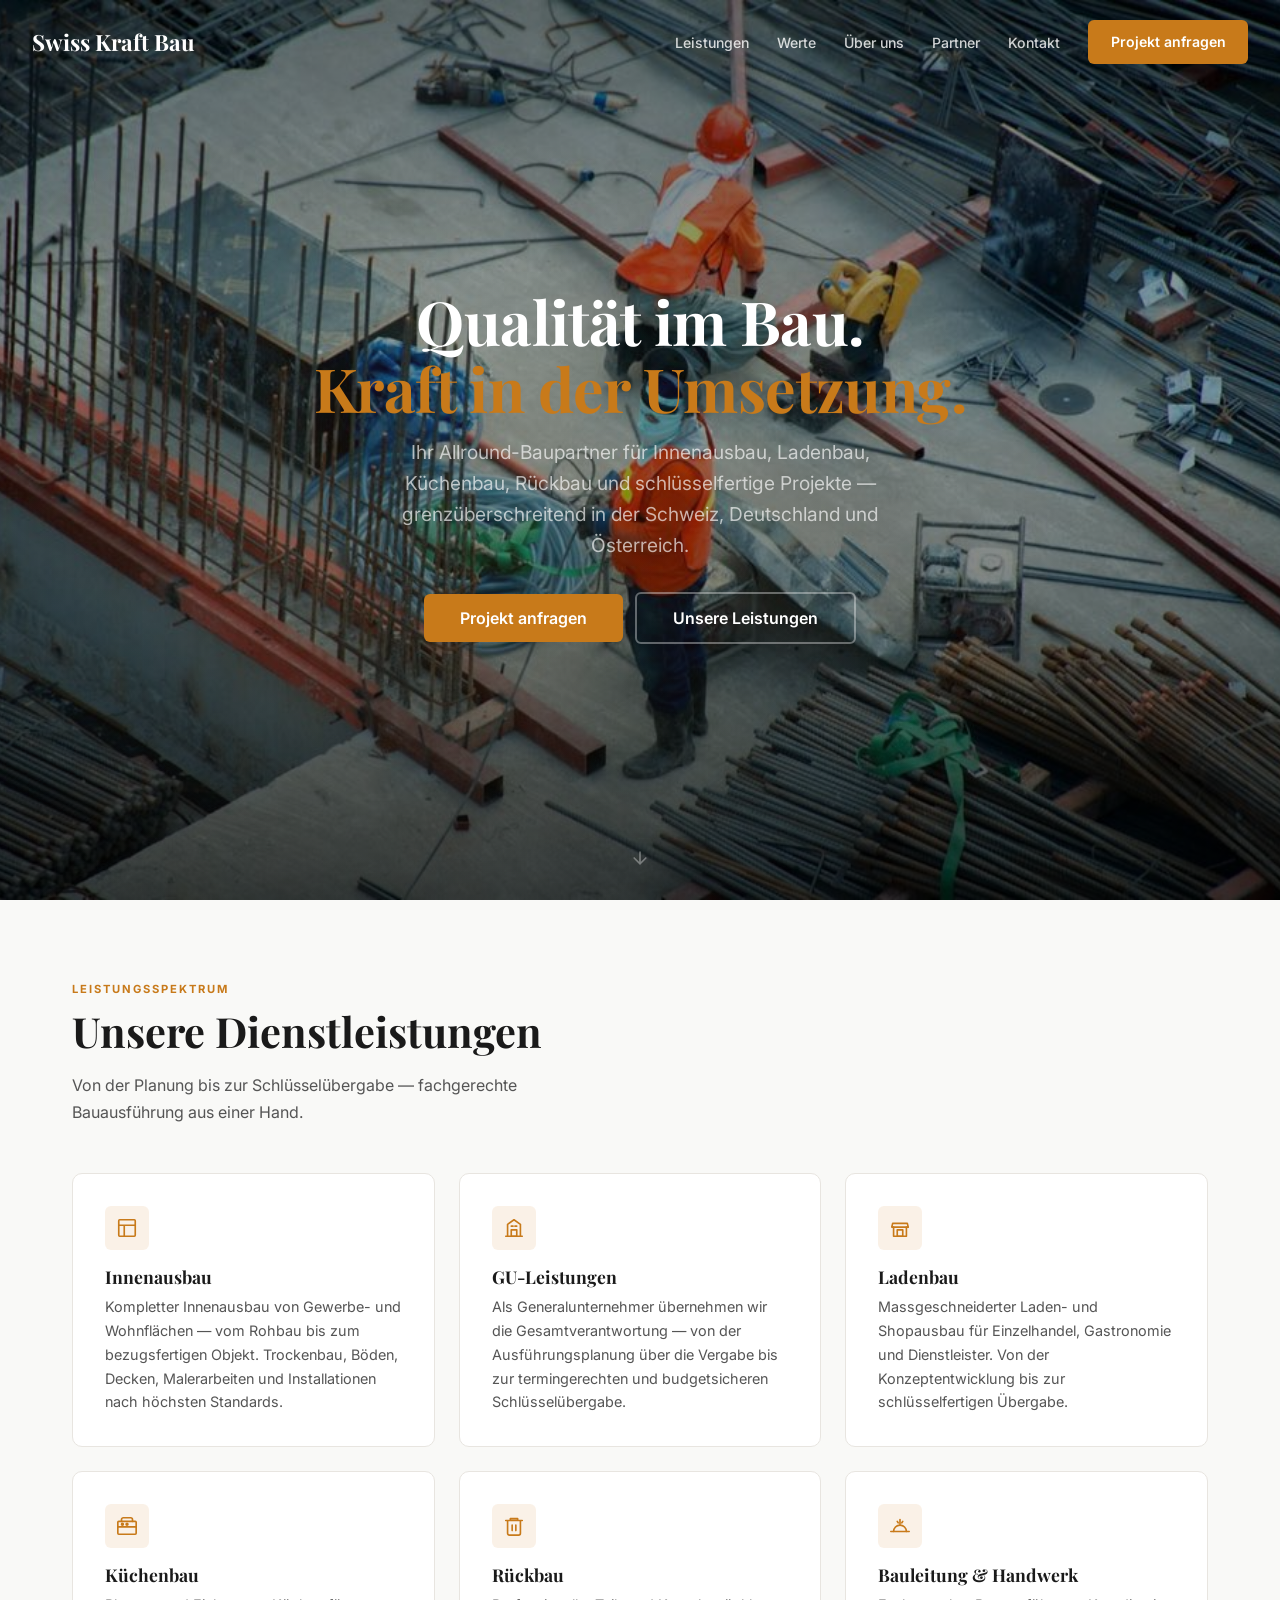
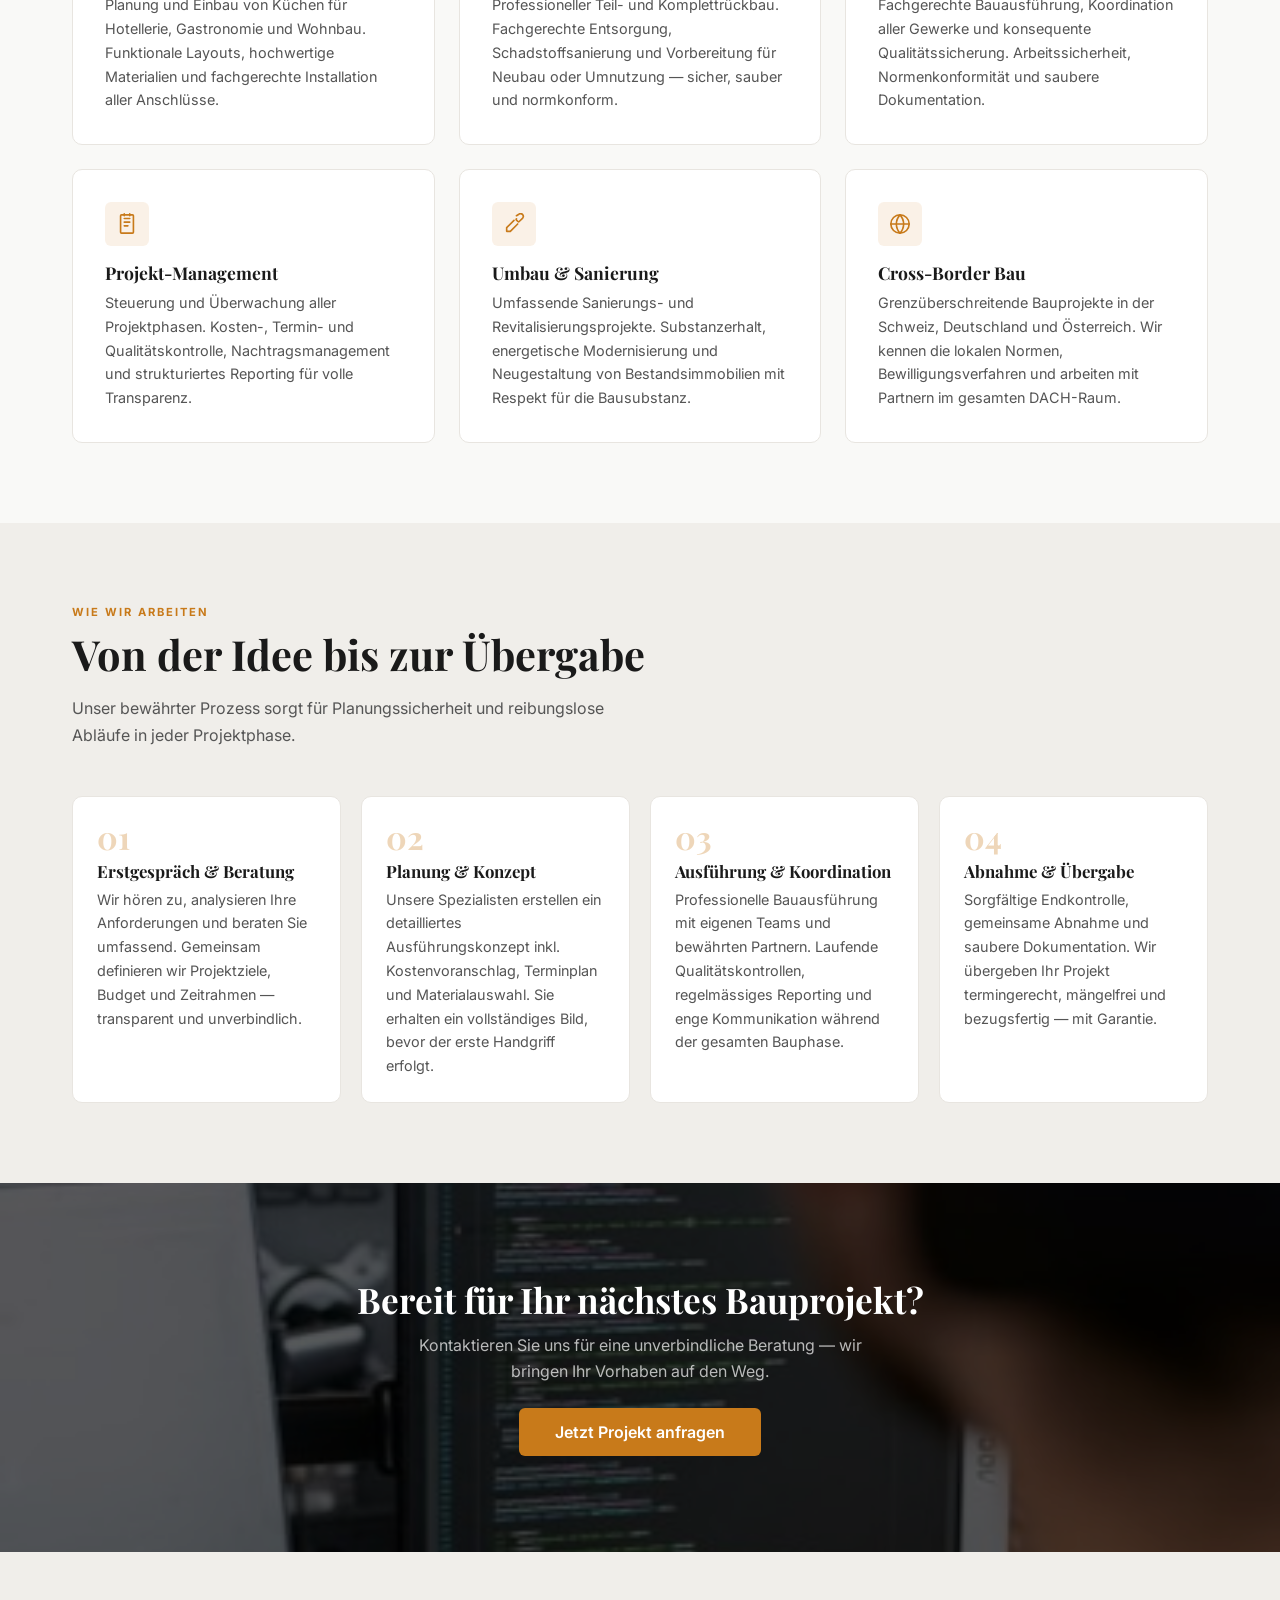
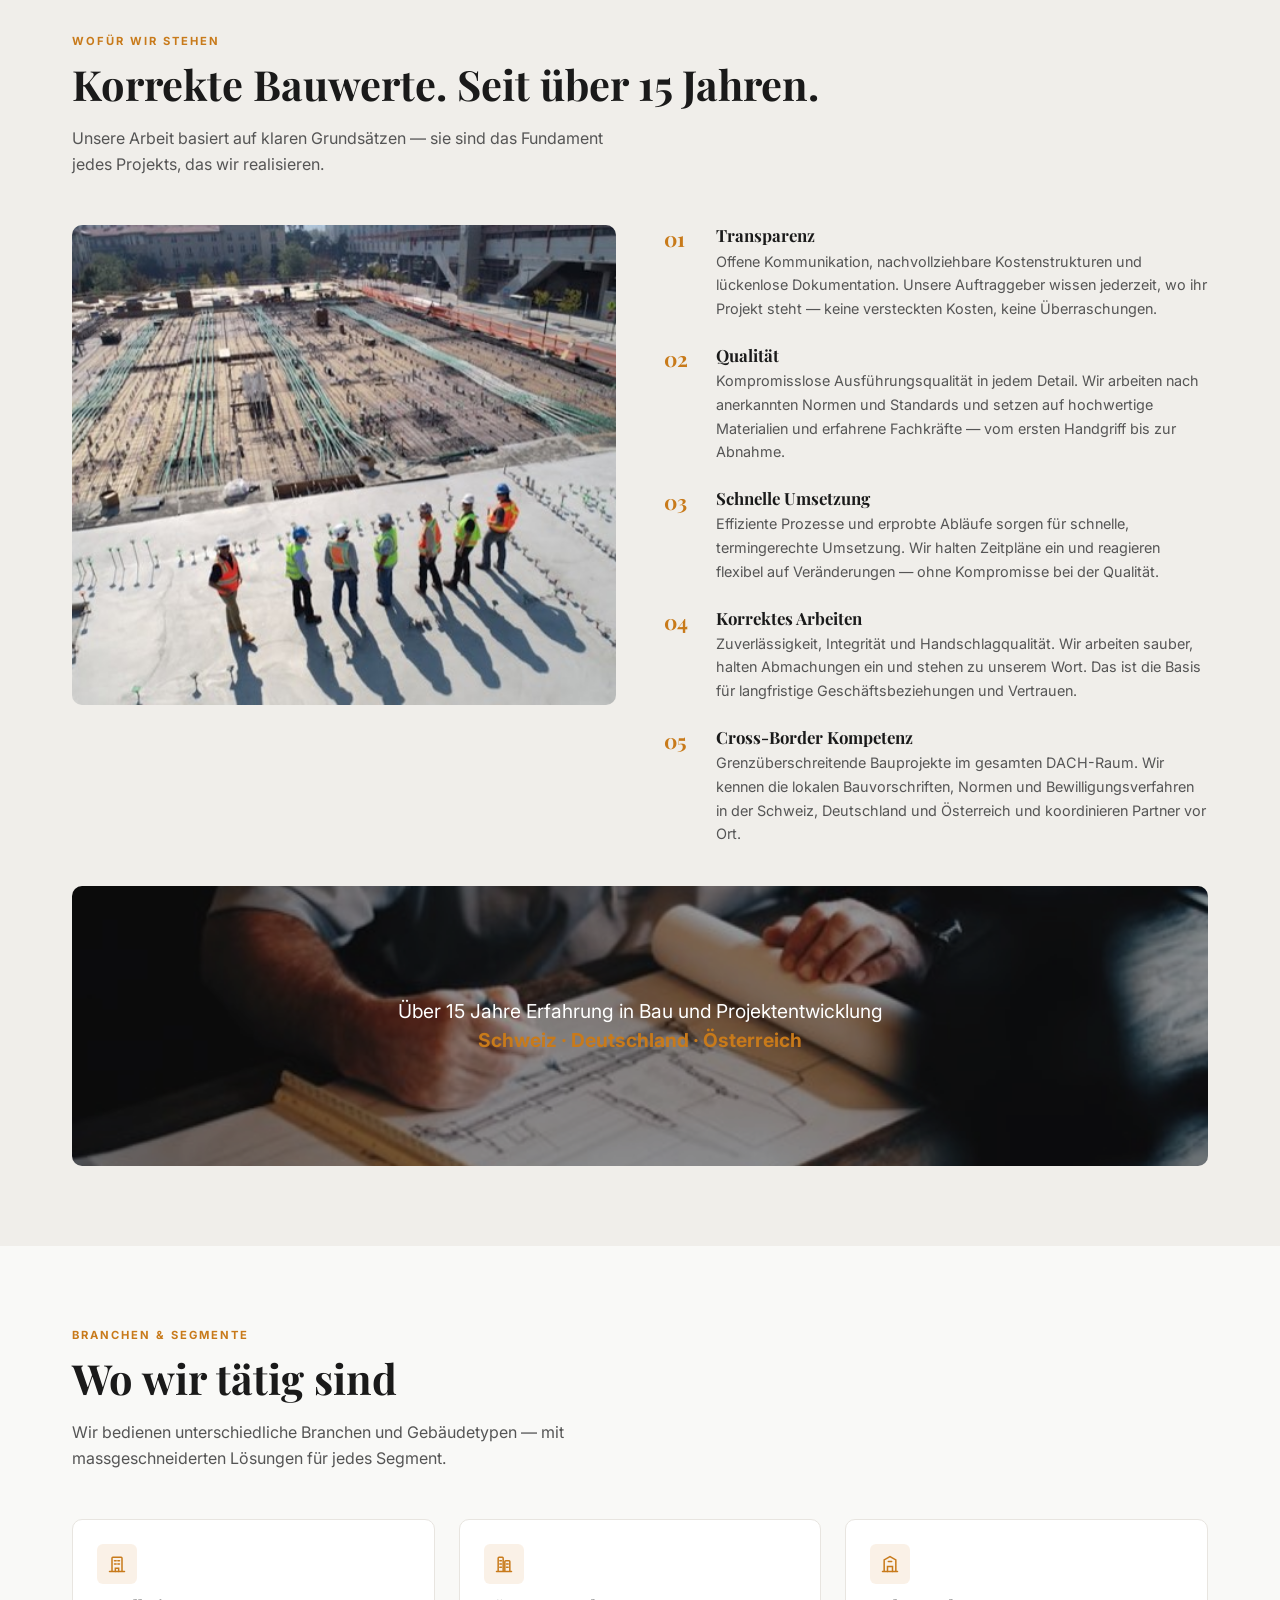
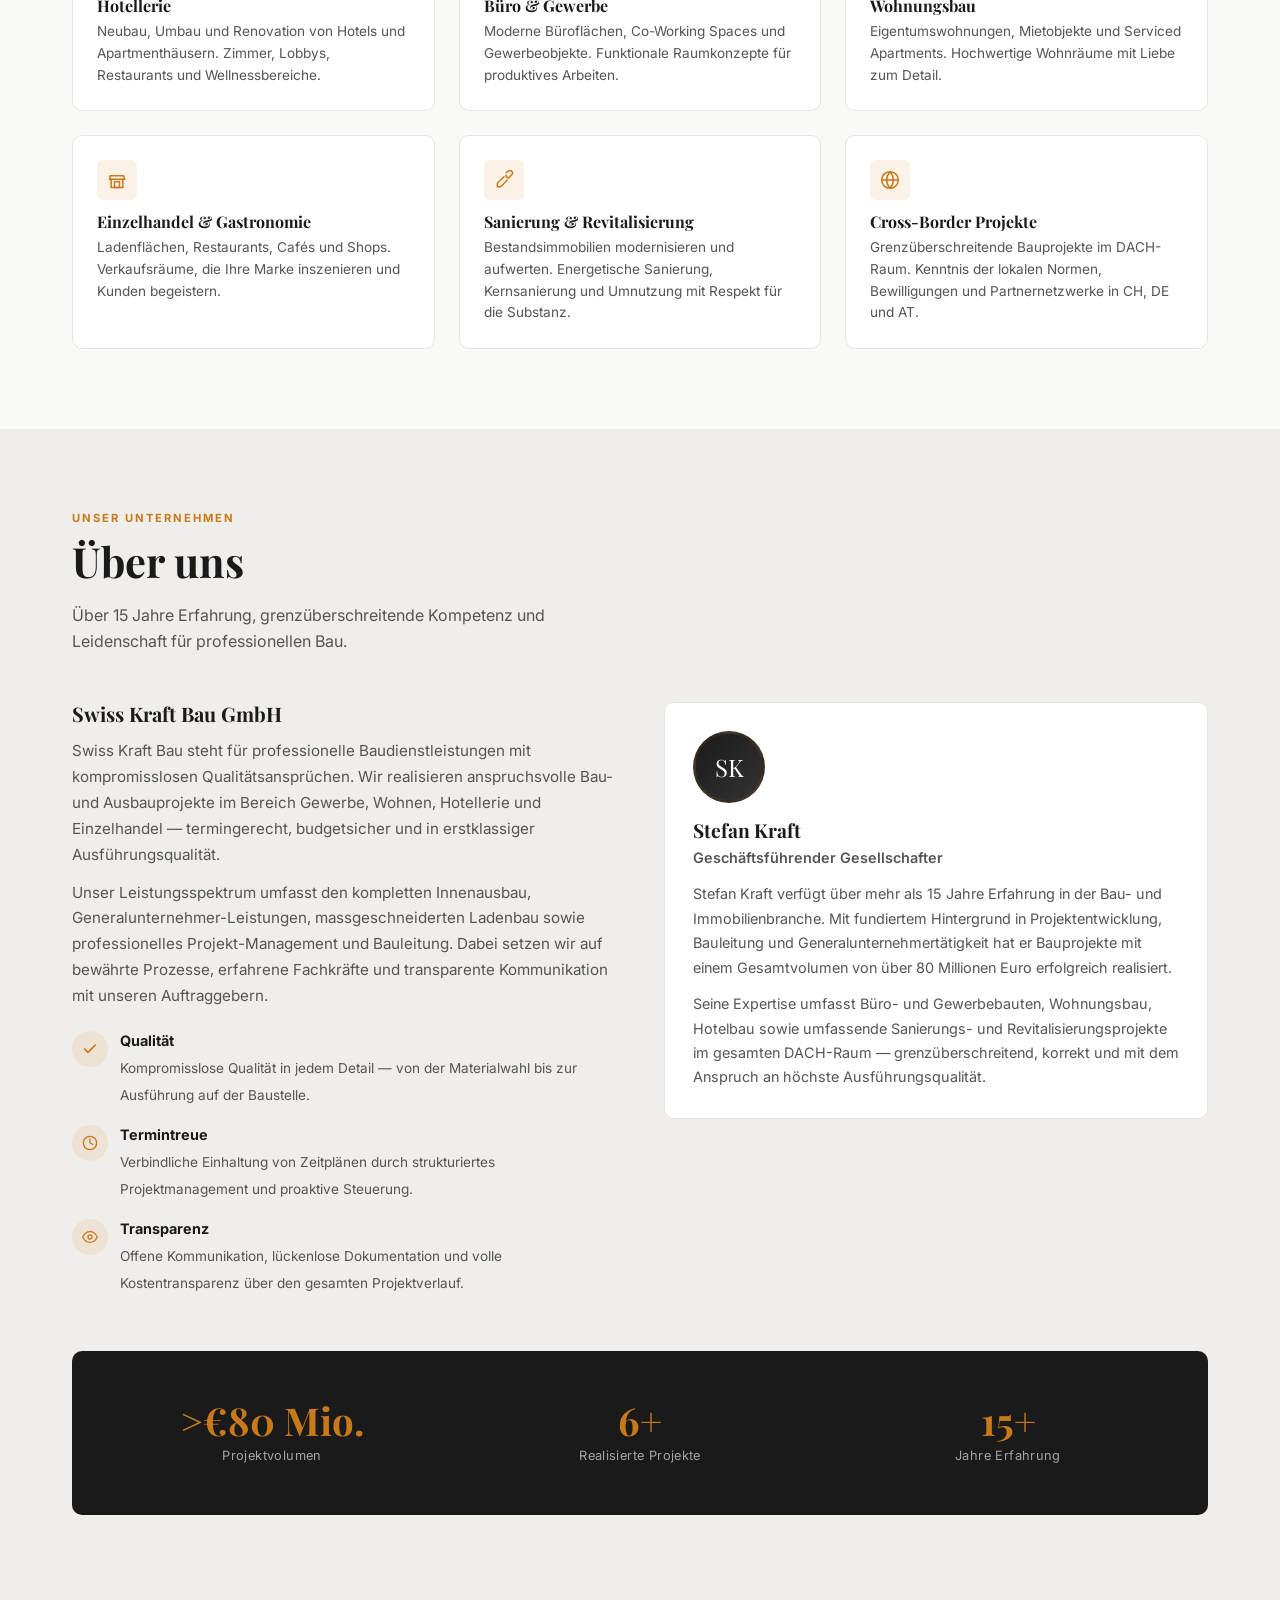
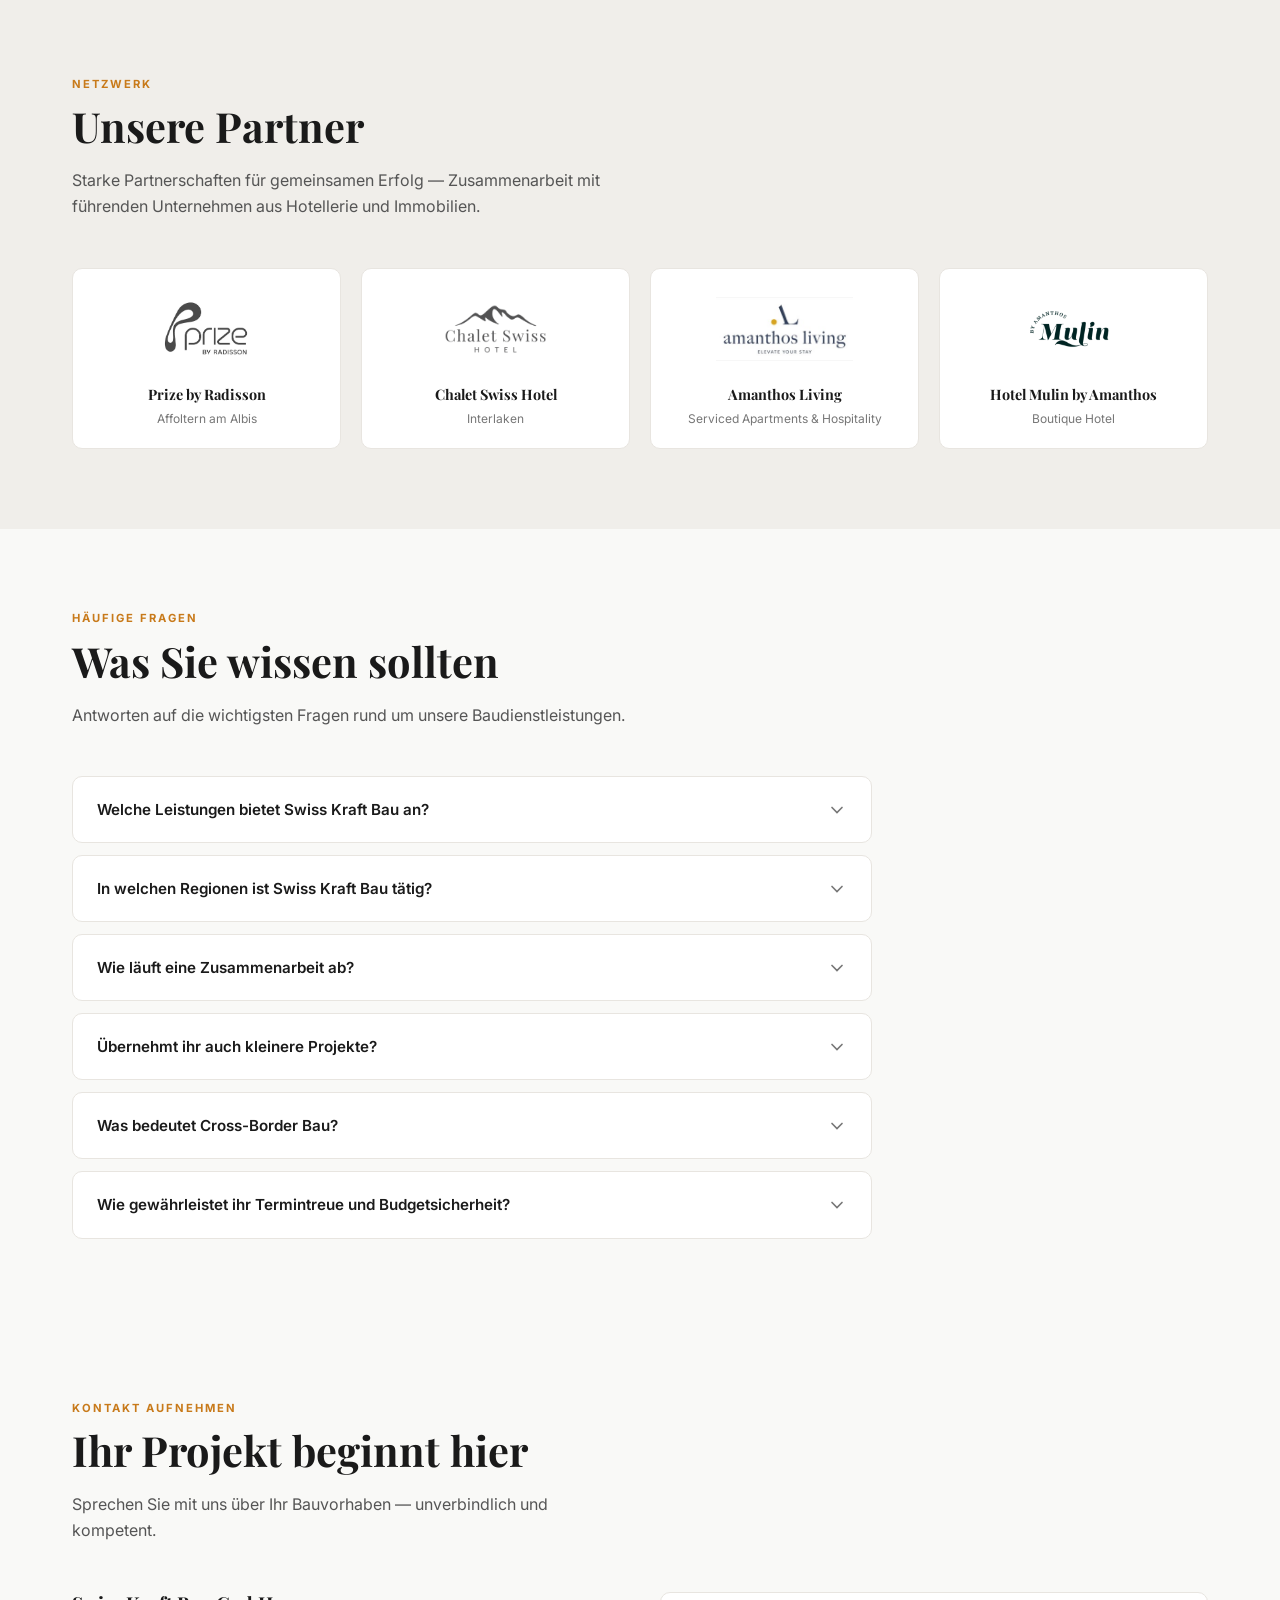
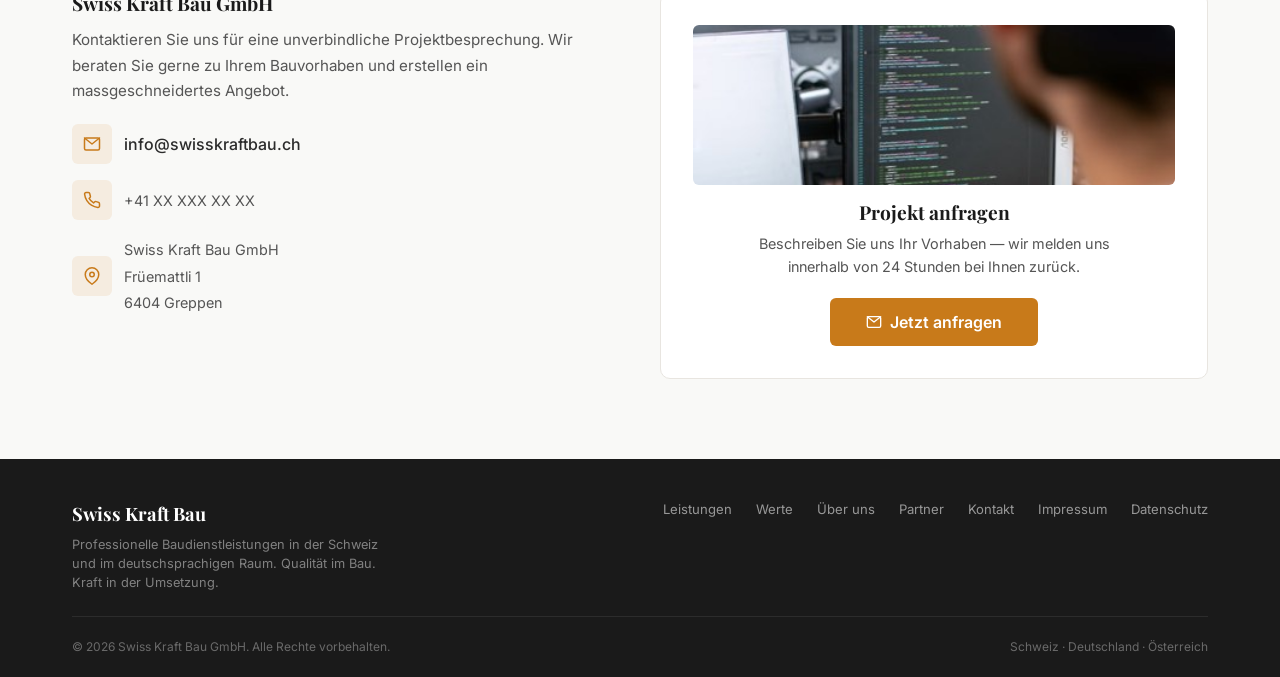
<file: index.html>
<!DOCTYPE html>
<html lang="de" dir="ltr">
<head>
  <meta charset="UTF-8">
  <meta name="viewport" content="width=device-width, initial-scale=1.0">
  <title>Swiss Kraft Bau GmbH — Innenausbau, Generalunternehmer & Ladenbau Schweiz</title>
  <meta name="description" content="Swiss Kraft Bau GmbH — Ihr Partner für professionellen Innenausbau, GU-Leistungen, Ladenbau und Bauleitung in der Schweiz. Über 15 Jahre Erfahrung, >€80 Mio. Projektvolumen. Jetzt Projekt anfragen.">
  <meta name="robots" content="index, follow, max-snippet:-1, max-image-preview:large">
  <meta name="author" content="Swiss Kraft Bau GmbH">
  <meta name="theme-color" content="#1A1A1A">
  <link rel="canonical" href="https://kaitoweingart-maker.github.io/swiss-kraft-bau-website/">

  <!-- Geo / Local SEO -->
  <meta name="geo.region" content="CH">
  <meta name="geo.placename" content="Schweiz">

  <!-- Open Graph -->
  <meta property="og:type" content="website">
  <meta property="og:locale" content="de_CH">
  <meta property="og:site_name" content="Swiss Kraft Bau GmbH">
  <meta property="og:title" content="Swiss Kraft Bau GmbH — Qualität im Bau. Kraft in der Umsetzung.">
  <meta property="og:description" content="Professioneller Innenausbau, Generalunternehmer-Leistungen, Ladenbau und Bauleitung. Über 15 Jahre Erfahrung im deutschsprachigen Raum.">
  <meta property="og:url" content="https://kaitoweingart-maker.github.io/swiss-kraft-bau-website/">

  <!-- Twitter Card -->
  <meta name="twitter:card" content="summary">
  <meta name="twitter:title" content="Swiss Kraft Bau GmbH — Innenausbau & Generalunternehmer">
  <meta name="twitter:description" content="Professioneller Innenausbau, GU-Leistungen, Ladenbau. >€80 Mio. Projektvolumen, 15+ Jahre Erfahrung.">

  <!-- Favicon -->
  <link rel="icon" type="image/svg+xml" href="data:image/svg+xml,%3Csvg xmlns='http://www.w3.org/2000/svg' viewBox='0 0 32 32'%3E%3Crect width='32' height='32' rx='4' fill='%231A1A1A'/%3E%3Cpath d='M8 24V12l8-5 8 5v12' stroke='%23C87A1A' stroke-width='2.5' fill='none' stroke-linecap='round' stroke-linejoin='round'/%3E%3Cpath d='M13 24v-6h6v6' stroke='%23C87A1A' stroke-width='2' fill='none'/%3E%3C/svg%3E">

  <!-- Inline CSS for instant rendering -->
  <style>/* ========================================
   Swiss Kraft Bau GmbH — Professional CSS
   Mobile-First | Construction Industry
   ======================================== */

:root {
  --color-bg: #F9F9F7;
  --color-bg-alt: #F0EEEA;
  --color-surface: #FFFFFF;
  --color-primary: #1A1A1A;
  --color-secondary: #333333;
  --color-accent: #C87A1A;
  --color-accent-hover: #A86510;
  --color-accent-light: rgba(200,122,26,0.10);
  --color-accent-dark: #8B5510;
  --color-text: #2B2B2B;
  --color-text-muted: #555555;
  --color-text-light: #777777;
  --color-border: #DDD9D3;
  --color-border-light: #E8E5E0;
  --font-heading: 'Playfair Display', Georgia, 'Times New Roman', serif;
  --font-body: 'Inter', -apple-system, BlinkMacSystemFont, 'Segoe UI', Roboto, sans-serif;
  --max-width: 1200px;
  --radius: 10px;
  --radius-sm: 6px;
  --shadow-sm: 0 1px 3px rgba(0,0,0,0.05);
  --shadow-md: 0 4px 16px rgba(0,0,0,0.07);
  --shadow-lg: 0 8px 32px rgba(0,0,0,0.09);
  --ease: cubic-bezier(0.25,0.46,0.45,0.94);
  --duration: 0.3s;
}

/* === Reset === */
*,*::before,*::after{box-sizing:border-box;margin:0;padding:0}
html{scroll-behavior:smooth;-webkit-text-size-adjust:100%}
body{font-family:var(--font-body);color:var(--color-text);background:var(--color-bg);line-height:1.65;-webkit-font-smoothing:antialiased;-moz-osx-font-smoothing:grayscale;overflow-x:hidden}
img{max-width:100%;height:auto;display:block}
a{color:inherit;text-decoration:none}
ul,ol{list-style:none}
button{font-family:inherit}

/* === Accessibility === */
.skip-link{position:absolute;top:-100%;left:50%;transform:translateX(-50%);background:var(--color-accent);color:#fff;padding:.75rem 1.5rem;border-radius:0 0 var(--radius-sm) var(--radius-sm);font-weight:600;z-index:9999;transition:top .2s}
.skip-link:focus{top:0}
.sr-only{position:absolute;width:1px;height:1px;padding:0;margin:-1px;overflow:hidden;clip:rect(0,0,0,0);white-space:nowrap;border:0}

/* === Container === */
.container{max-width:var(--max-width);margin:0 auto;padding:0 1.25rem}

/* === Typography === */
h1,h2,h3,h4{font-family:var(--font-heading);font-weight:700;line-height:1.2;color:var(--color-primary)}

/* === Buttons === */
.btn{display:inline-flex;align-items:center;justify-content:center;gap:.5rem;padding:.875rem 1.75rem;font-family:var(--font-body);font-size:.95rem;font-weight:600;border-radius:var(--radius-sm);border:none;cursor:pointer;transition:all var(--duration) var(--ease);text-decoration:none;line-height:1;min-height:48px}
.btn-accent{background:var(--color-accent);color:#fff}
.btn-accent:hover{background:var(--color-accent-hover);transform:translateY(-1px);box-shadow:var(--shadow-md)}
.btn-accent:focus-visible{outline:3px solid var(--color-accent);outline-offset:3px}
.btn-outline-light{background:transparent;color:#fff;border:2px solid rgba(255,255,255,.35)}
.btn-outline-light:hover{background:rgba(255,255,255,.12);border-color:rgba(255,255,255,.6)}
.btn-outline-light:focus-visible{outline:3px solid rgba(255,255,255,.5);outline-offset:3px}
.btn-lg{padding:1rem 2.25rem;font-size:1rem}

/* === Navigation (mobile-first) === */
.nav{position:fixed;top:0;left:0;right:0;z-index:1000;padding:1rem 1.25rem;display:flex;align-items:center;justify-content:space-between;transition:all var(--duration) var(--ease);background:transparent}
.nav.scrolled{background:rgba(255,255,255,.97);backdrop-filter:blur(12px);-webkit-backdrop-filter:blur(12px);box-shadow:var(--shadow-sm);padding:.625rem 1.25rem}
.nav-logo{font-family:var(--font-heading);font-size:1.3rem;font-weight:700;color:#fff;transition:color var(--duration) var(--ease);white-space:nowrap;display:flex;align-items:center;gap:.5rem}
.nav-logo svg{flex-shrink:0}
.nav.scrolled .nav-logo{color:var(--color-primary)}
.nav.scrolled .nav-logo svg .logo-accent{fill:var(--color-accent)}
.nav.scrolled .nav-logo svg .logo-dark{fill:var(--color-primary)}
.nav-links{position:fixed;top:0;left:0;right:0;bottom:0;background:rgba(26,26,26,.98);flex-direction:column;justify-content:center;align-items:center;gap:1.75rem;display:none;z-index:999}
.nav-links.open{display:flex}
.nav-links a{font-size:1.15rem;font-weight:500;color:rgba(255,255,255,.85);transition:color var(--duration) var(--ease);padding:.25rem 0}
.nav-links a:hover{color:#fff}
.nav-cta{background:var(--color-accent)!important;color:#fff!important;padding:.65rem 1.4rem!important;border-radius:var(--radius-sm)!important;font-weight:600!important;min-height:44px;display:inline-flex!important;align-items:center!important}
.nav-cta:hover{background:var(--color-accent-hover)!important}
.hamburger{display:flex;flex-direction:column;gap:5px;background:none;border:none;cursor:pointer;padding:8px;z-index:1001;min-width:44px;min-height:44px;align-items:center;justify-content:center}
.hamburger span{display:block;width:22px;height:2px;background:#fff;border-radius:2px;transition:all var(--duration) var(--ease)}
.nav.scrolled .hamburger span{background:var(--color-primary)}
.hamburger.active span:nth-child(1){transform:translateY(7px) rotate(45deg)}
.hamburger.active span:nth-child(2){opacity:0}
.hamburger.active span:nth-child(3){transform:translateY(-7px) rotate(-45deg)}

/* === Hero (mobile-first) === */
.hero{position:relative;min-height:100svh;display:flex;align-items:center;justify-content:center;text-align:center;padding:5rem 1.25rem 3rem;overflow:hidden;background:#111}
.hero-bg{position:absolute;inset:0;z-index:0}
.hero-bg img{width:100%;height:100%;object-fit:cover;object-position:center 40%}
.hero::before{content:'';position:absolute;inset:0;background:linear-gradient(180deg,rgba(0,0,0,.55) 0%,rgba(0,0,0,.35) 40%,rgba(0,0,0,.5) 70%,rgba(0,0,0,.75) 100%);z-index:1}
.hero::after{content:'';position:absolute;inset:0;background:radial-gradient(ellipse at 30% 60%,rgba(200,122,26,.1) 0%,transparent 55%);z-index:2}
.hero-content{position:relative;z-index:3;max-width:780px}
.hero-label{display:inline-flex;align-items:center;gap:.5rem;font-size:.75rem;font-weight:700;letter-spacing:.18em;text-transform:uppercase;color:var(--color-accent);margin-bottom:1.25rem;padding:.4rem 1rem;border:1px solid rgba(200,122,26,.3);border-radius:var(--radius-sm)}
.hero h1{font-size:clamp(2rem,6vw,3.8rem);color:#fff;margin-bottom:1rem;line-height:1.1;letter-spacing:-.01em}
.hero h1 .accent{color:var(--color-accent)}
.hero-sub{font-size:clamp(.95rem,2vw,1.2rem);color:rgba(255,255,255,.65);margin-bottom:2rem;line-height:1.6;max-width:560px;margin-left:auto;margin-right:auto}
.hero-services{display:flex;flex-wrap:wrap;justify-content:center;gap:.5rem;margin-bottom:2rem}
.hero-tag{font-size:.75rem;font-weight:600;color:rgba(255,255,255,.55);padding:.35rem .75rem;border:1px solid rgba(255,255,255,.12);border-radius:var(--radius-sm);letter-spacing:.04em;text-transform:uppercase}
.hero-cta{display:flex;gap:.75rem;justify-content:center;flex-direction:column;align-items:stretch}
.hero-scroll{position:absolute;bottom:2rem;left:50%;transform:translateX(-50%);z-index:3;color:rgba(255,255,255,.35);display:flex;flex-direction:column;align-items:center;gap:.5rem;font-size:.7rem;letter-spacing:.1em;text-transform:uppercase}
.hero-scroll svg{animation:scrollBounce 2s infinite}
@keyframes scrollBounce{0%,100%{transform:translateY(0)}50%{transform:translateY(6px)}}

/* === Section === */
.section{padding:3.5rem 0}
.section-alt{background:var(--color-bg-alt)}
.section-dark{background:var(--color-primary);color:#fff}
.section-label{font-size:.7rem;font-weight:700;letter-spacing:.18em;text-transform:uppercase;color:var(--color-accent);margin-bottom:.5rem}
.section-title{font-size:clamp(1.6rem,4vw,2.6rem);margin-bottom:.75rem}
.section-subtitle{font-size:1rem;color:var(--color-text-muted);max-width:560px;line-height:1.65}
.section-header{margin-bottom:2.5rem}

/* === Service Cards === */
.services-grid{display:grid;grid-template-columns:1fr;gap:1rem}
.service-card{background:var(--color-surface);border-radius:var(--radius);padding:1.5rem;border:1px solid var(--color-border-light);transition:all var(--duration) var(--ease);position:relative;overflow:hidden}
.service-card::before{content:'';position:absolute;top:0;left:0;width:3px;height:100%;background:var(--color-accent);transform:scaleY(0);transform-origin:top;transition:transform var(--duration) var(--ease)}
.service-card:hover::before{transform:scaleY(1)}
.service-card:hover{box-shadow:var(--shadow-lg);border-color:transparent}
.service-icon{width:44px;height:44px;background:var(--color-accent-light);border-radius:var(--radius-sm);display:flex;align-items:center;justify-content:center;margin-bottom:1rem;color:var(--color-accent)}
.service-icon svg{width:22px;height:22px}
.service-card h3{font-size:1.1rem;margin-bottom:.5rem}
.service-card p{color:var(--color-text-muted);font-size:.9rem;line-height:1.65}

/* === Reference Cards === */
.references-grid{display:grid;grid-template-columns:1fr;gap:1rem}
.reference-card{background:var(--color-surface);border-radius:var(--radius);overflow:hidden;border:1px solid var(--color-border-light);transition:all var(--duration) var(--ease)}
.reference-card:hover{box-shadow:var(--shadow-lg);transform:translateY(-3px)}
.reference-img{height:160px;background:linear-gradient(135deg,#1A1A1A,#2A2A2A);display:flex;align-items:center;justify-content:center;position:relative;overflow:hidden}
.reference-img::before{content:'';position:absolute;inset:0;background:linear-gradient(rgba(255,255,255,.02) 1px,transparent 1px),linear-gradient(90deg,rgba(255,255,255,.02) 1px,transparent 1px);background-size:20px 20px;opacity:.8}
.reference-img svg{position:relative;z-index:1;color:rgba(255,255,255,.15);width:48px;height:48px}
.reference-badge{position:absolute;top:.625rem;left:.625rem;background:var(--color-accent);color:#fff;font-size:.65rem;font-weight:700;padding:.25rem .6rem;border-radius:4px;letter-spacing:.05em;text-transform:uppercase;z-index:2}
.reference-content{padding:1.25rem}
.reference-card h3{font-size:1.05rem;margin-bottom:.2rem}
.reference-location{font-size:.8rem;color:var(--color-text-light);margin-bottom:.6rem;display:flex;align-items:center;gap:.25rem}
.reference-details{display:flex;flex-wrap:wrap;gap:.35rem;margin-bottom:.6rem}
.reference-tag{font-size:.72rem;background:var(--color-bg-alt);color:var(--color-text-muted);padding:.2rem .5rem;border-radius:3px;font-weight:500}
.reference-volume{font-size:.9rem;font-weight:700;color:var(--color-accent)}

/* === About === */
.about-grid{display:grid;grid-template-columns:1fr;gap:2rem}
.about-text h3{font-size:1.25rem;margin-bottom:.75rem}
.about-text p{color:var(--color-text-muted);margin-bottom:.75rem;line-height:1.7;font-size:.95rem}
.values-list{margin-top:1.25rem}
.value-item{display:flex;align-items:flex-start;gap:.75rem;margin-bottom:1rem}
.value-icon{width:36px;height:36px;min-width:36px;background:var(--color-accent-light);border-radius:50%;display:flex;align-items:center;justify-content:center;color:var(--color-accent);margin-top:2px}
.value-icon svg{width:16px;height:16px}
.value-item strong{display:block;font-size:.9rem;margin-bottom:.1rem;color:var(--color-primary)}
.value-item span{font-size:.85rem;color:var(--color-text-muted);line-height:1.5}
.about-person{background:var(--color-surface);border-radius:var(--radius);padding:1.75rem;border:1px solid var(--color-border-light)}
.person-avatar{width:72px;height:72px;background:linear-gradient(135deg,var(--color-primary),#333);border-radius:50%;display:flex;align-items:center;justify-content:center;font-family:var(--font-heading);font-size:1.5rem;color:#fff;margin-bottom:1rem;border:3px solid var(--color-accent-light)}
.about-person h3{font-size:1.2rem;margin-bottom:.2rem}
.person-role{font-size:.85rem;color:var(--color-accent);font-weight:600;margin-bottom:.75rem}
.about-person p{color:var(--color-text-muted);font-size:.9rem;line-height:1.7}

/* === Stats Bar === */
.stats-bar{display:grid;grid-template-columns:1fr;gap:1.25rem;margin-top:2.5rem;padding:2rem 1.5rem;background:var(--color-primary);border-radius:var(--radius);text-align:center}
.stat-item{padding:.5rem 0}
.stat-number{font-family:var(--font-heading);font-size:clamp(1.6rem,4vw,2.4rem);font-weight:700;color:var(--color-accent);line-height:1.1}
.stat-label{font-size:.8rem;color:rgba(255,255,255,.6);margin-top:.25rem;letter-spacing:.03em}

/* === Process / Arbeitsweise === */
.process-grid{display:grid;grid-template-columns:1fr;gap:1.25rem}
.process-step{background:var(--color-surface);border-radius:var(--radius);padding:1.5rem;border:1px solid var(--color-border-light);position:relative}
.process-number{font-family:var(--font-heading);font-size:2rem;font-weight:700;color:var(--color-accent);opacity:.3;line-height:1;margin-bottom:.5rem}
.process-step h3{font-size:1.05rem;margin-bottom:.4rem}
.process-step p{font-size:.9rem;color:var(--color-text-muted);line-height:1.65}

/* === CTA Banner === */
.cta-banner{position:relative;padding:4rem 0;overflow:hidden;text-align:center}
.cta-banner-bg{position:absolute;inset:0}
.cta-banner-bg img{width:100%;height:100%;object-fit:cover;filter:brightness(.35)}
.cta-banner-content{position:relative;z-index:1}
.cta-banner h2{font-family:var(--font-heading);font-size:clamp(1.4rem,3.5vw,2.2rem);color:#fff;margin-bottom:.75rem}
.cta-banner p{color:rgba(255,255,255,.7);font-size:1rem;margin-bottom:1.5rem;max-width:500px;margin-left:auto;margin-right:auto;line-height:1.6}

/* === Branchen === */
.branchen-grid{display:grid;grid-template-columns:1fr;gap:1rem}
.branche-card{background:var(--color-surface);border-radius:var(--radius);padding:1.5rem;border:1px solid var(--color-border-light);transition:all var(--duration) var(--ease)}
.branche-card:hover{box-shadow:var(--shadow-md);border-color:var(--color-accent-light)}
.branche-icon{width:40px;height:40px;background:var(--color-accent-light);border-radius:var(--radius-sm);display:flex;align-items:center;justify-content:center;color:var(--color-accent);margin-bottom:.75rem}
.branche-icon svg{width:20px;height:20px}
.branche-card h3{font-size:1rem;margin-bottom:.35rem}
.branche-card p{font-size:.85rem;color:var(--color-text-muted);line-height:1.6}

/* === Werte === */
.werte-grid{display:grid;grid-template-columns:1fr;gap:2rem}
.werte-image{border-radius:var(--radius);overflow:hidden}
.werte-image img{width:100%;height:250px;object-fit:cover}
.werte-content{display:flex;flex-direction:column;gap:1.5rem}
.wert-item{display:flex;gap:1rem;align-items:flex-start}
.wert-number{font-family:var(--font-heading);font-size:1.3rem;font-weight:700;color:var(--color-accent);min-width:36px;line-height:1.3}
.wert-item h3{font-size:1.05rem;margin-bottom:.25rem}
.wert-item p{font-size:.9rem;color:var(--color-text-muted);line-height:1.65}
.werte-banner{position:relative;border-radius:var(--radius);overflow:hidden;margin-top:2.5rem}
.werte-banner img{width:100%;height:200px;object-fit:cover;filter:brightness(.6)}
.werte-banner-overlay{position:absolute;inset:0;display:flex;align-items:center;justify-content:center;text-align:center;padding:1.5rem}
.werte-banner-text{color:#fff;font-size:clamp(.95rem,2vw,1.2rem);line-height:1.5}
.werte-banner-text strong{color:var(--color-accent)}

/* === Partners === */
.partners-grid{display:grid;grid-template-columns:1fr 1fr;gap:1rem}
.partner-card{background:var(--color-surface);border:1px solid var(--color-border-light);border-radius:var(--radius);padding:1.25rem;text-align:center;transition:all var(--duration) var(--ease);display:flex;flex-direction:column;align-items:center;gap:.5rem}
.partner-card:hover{box-shadow:var(--shadow-md);border-color:var(--color-accent-light)}
.partner-logo{width:100%;height:80px;display:flex;align-items:center;justify-content:center;padding:.5rem;margin-bottom:.5rem}
.partner-logo img{max-width:100%;max-height:100%;object-fit:contain}
.partner-card h4{font-size:.9rem;line-height:1.3}
.partner-card p{font-size:.75rem;color:var(--color-text-light);line-height:1.4}

/* === FAQ === */
.faq-list{max-width:800px;display:flex;flex-direction:column;gap:.75rem}
.faq-item{background:var(--color-surface);border:1px solid var(--color-border-light);border-radius:var(--radius);overflow:hidden;transition:border-color var(--duration) var(--ease)}
.faq-item[open]{border-color:var(--color-accent-light)}
.faq-question{display:flex;align-items:center;justify-content:space-between;gap:1rem;padding:1.25rem 1.5rem;cursor:pointer;font-weight:600;font-size:.95rem;color:var(--color-primary);list-style:none;-webkit-user-select:none;user-select:none;min-height:48px}
.faq-question::-webkit-details-marker{display:none}
.faq-question::marker{display:none;content:''}
.faq-chevron{flex-shrink:0;color:var(--color-text-light);transition:transform var(--duration) var(--ease)}
.faq-item[open] .faq-chevron{transform:rotate(180deg);color:var(--color-accent)}
.faq-answer{padding:0 1.5rem 1.25rem}
.faq-answer p{font-size:.9rem;color:var(--color-text-muted);line-height:1.7}

/* === Contact === */
.contact-grid{display:grid;grid-template-columns:1fr;gap:2rem}
.contact-info h3{font-size:1.2rem;margin-bottom:.75rem}
.contact-info>p{color:var(--color-text-muted);margin-bottom:1.25rem;line-height:1.7;font-size:.95rem}
.contact-item{display:flex;align-items:center;gap:.75rem;margin-bottom:1rem}
.contact-icon{width:40px;height:40px;min-width:40px;background:var(--color-accent-light);border-radius:var(--radius-sm);display:flex;align-items:center;justify-content:center;color:var(--color-accent)}
.contact-icon svg{width:18px;height:18px}
.contact-item a{color:var(--color-text);font-weight:500;transition:color var(--duration) var(--ease)}
.contact-item a:hover{color:var(--color-accent)}
.contact-item span{color:var(--color-text-muted);font-size:.9rem}
.contact-cta{background:var(--color-surface);border-radius:var(--radius);padding:2rem;border:1px solid var(--color-border-light);text-align:center;display:flex;flex-direction:column;align-items:center;justify-content:center}
.contact-cta h3{font-size:1.2rem;margin-bottom:.5rem}
.contact-cta p{color:var(--color-text-muted);margin-bottom:1.25rem;max-width:360px;line-height:1.6;font-size:.9rem}

/* === Footer === */
.footer{background:var(--color-primary);color:rgba(255,255,255,.65);padding:2.5rem 0 1.25rem}
.footer-main{display:flex;flex-direction:column;gap:1.5rem;padding-bottom:1.5rem;border-bottom:1px solid rgba(255,255,255,.08);margin-bottom:1.25rem}
.footer-brand{font-family:var(--font-heading);font-size:1.15rem;font-weight:700;color:#fff;display:flex;align-items:center;gap:.5rem}
.footer-desc{font-size:.8rem;color:rgba(255,255,255,.45);max-width:320px;line-height:1.5;margin-top:.35rem}
.footer-nav{display:flex;flex-wrap:wrap;gap:.75rem 1.5rem}
.footer-nav a{font-size:.82rem;color:rgba(255,255,255,.55);transition:color var(--duration) var(--ease)}
.footer-nav a:hover{color:#fff}
.footer-bottom{display:flex;flex-direction:column;gap:.5rem;font-size:.75rem;color:rgba(255,255,255,.35);text-align:center}
.footer-bottom a{color:rgba(255,255,255,.45);transition:color var(--duration) var(--ease)}
.footer-bottom a:hover{color:#fff}

/* === Animations === */
[data-animate]{opacity:0;transform:translateY(24px);transition:opacity .55s var(--ease),transform .55s var(--ease)}
[data-animate].visible{opacity:1;transform:translateY(0)}
[data-animate-delay="1"]{transition-delay:.08s}
[data-animate-delay="2"]{transition-delay:.16s}
[data-animate-delay="3"]{transition-delay:.24s}
[data-animate-delay="4"]{transition-delay:.32s}
[data-animate-delay="5"]{transition-delay:.40s}

/* ==============================
   TABLET — min-width: 768px
   ============================== */
@media(min-width:768px){
  .container{padding:0 2rem}
  .section{padding:5rem 0}
  .section-header{margin-bottom:3rem}
  .hero{min-height:100svh;padding:6rem 2rem 4rem}
  .hero-cta{flex-direction:row;align-items:center;justify-content:center}
  .hero-label{font-size:.8rem}
  .services-grid{grid-template-columns:repeat(2,1fr);gap:1.25rem}
  .references-grid{grid-template-columns:repeat(2,1fr);gap:1.25rem}
  .reference-img{height:180px}
  .about-grid{grid-template-columns:1fr 1fr;gap:2.5rem;align-items:start}
  .stats-bar{grid-template-columns:repeat(3,1fr);gap:2rem;padding:2.5rem 2rem}
  .process-grid{grid-template-columns:repeat(2,1fr);gap:1.25rem}
  .branchen-grid{grid-template-columns:repeat(2,1fr);gap:1.25rem}
  .cta-banner{padding:5rem 0}
  .werte-grid{grid-template-columns:1fr 1fr;gap:2.5rem;align-items:start}
  .werte-image img{height:100%;min-height:400px}
  .werte-banner img{height:240px}
  .partners-grid{grid-template-columns:repeat(2,1fr);gap:1.25rem}
  .contact-grid{grid-template-columns:1fr 1fr;gap:2.5rem}
  .footer-main{flex-direction:row;justify-content:space-between;align-items:flex-start}
  .footer-bottom{flex-direction:row;justify-content:space-between}
  /* Nav desktop */
  .nav{padding:1.25rem 2rem}
  .nav.scrolled{padding:.75rem 2rem}
  .nav-logo{font-size:1.4rem}
  .nav-links{position:static;background:none;flex-direction:row;display:flex!important;gap:1.75rem}
  .nav-links a{font-size:.88rem;color:rgba(255,255,255,.8);padding:0}
  .nav-links a::after{content:'';position:absolute;bottom:-3px;left:0;width:0;height:2px;background:var(--color-accent);transition:width var(--duration) var(--ease)}
  .nav-links a:hover::after{width:100%}
  .nav-links a{position:relative}
  .nav.scrolled .nav-links a{color:var(--color-text-muted)}
  .nav.scrolled .nav-links a:hover{color:var(--color-primary)}
  .nav-cta::after{display:none!important}
  .hamburger{display:none}
}

/* ==============================
   DESKTOP — min-width: 1024px
   ============================== */
@media(min-width:1024px){
  .services-grid{grid-template-columns:repeat(3,1fr);gap:1.5rem}
  .references-grid{grid-template-columns:repeat(3,1fr);gap:1.5rem}
  .about-grid{gap:3rem}
  .process-grid{grid-template-columns:repeat(4,1fr)}
  .branchen-grid{grid-template-columns:repeat(3,1fr);gap:1.5rem}
  .cta-banner{padding:6rem 0}
  .werte-grid{gap:3rem}
  .werte-image img{min-height:480px}
  .werte-banner img{height:280px}
  .partners-grid{grid-template-columns:repeat(4,1fr)}
  .service-card{padding:2rem}
  .reference-content{padding:1.5rem}
}

/* ==============================
   LARGE — min-width: 1200px
   ============================== */
@media(min-width:1200px){
  .hero-content{max-width:820px}
  .section-title{margin-bottom:1rem}
}

/* === Reduced Motion === */
@media(prefers-reduced-motion:reduce){
  *,*::before,*::after{animation-duration:.01ms!important;animation-iteration-count:1!important;transition-duration:.01ms!important;scroll-behavior:auto!important}
  [data-animate]{opacity:1;transform:none}
}

/* === Print === */
@media print{
  .nav,.hamburger,.hero::before,.hero::after,.hero-scroll,.skip-link{display:none}
  .hero{min-height:auto;background:#1A1A1A!important;padding:2rem}
  .section{padding:1.5rem 0;break-inside:avoid}
  body{background:#fff}
  .service-card,.reference-card,.partner-card,.about-person,.contact-cta{break-inside:avoid;box-shadow:none;border:1px solid #ddd}
}
</style>

  <!-- Fonts: load async, non-blocking -->
  <link rel="preconnect" href="https://fonts.googleapis.com">
  <link rel="preconnect" href="https://fonts.gstatic.com" crossorigin>
  <link rel="stylesheet" href="https://fonts.googleapis.com/css2?family=Inter:wght@400;500;600;700&family=Playfair+Display:wght@600;700&display=swap" media="print" onload="this.media='all'">
  <noscript><link rel="stylesheet" href="https://fonts.googleapis.com/css2?family=Inter:wght@400;500;600;700&family=Playfair+Display:wght@600;700&display=swap"></noscript>

  <!-- Structured Data: LocalBusiness -->
  <script type="application/ld+json">
  {
    "@context": "https://schema.org",
    "@type": "GeneralContractor",
    "name": "Swiss Kraft Bau GmbH",
    "description": "Professioneller Innenausbau, Generalunternehmer-Leistungen, Ladenbau, Projekt-Management und Bauleitung in der Schweiz und im deutschsprachigen Raum.",
    "url": "https://kaitoweingart-maker.github.io/swiss-kraft-bau-website/",
    "email": "info@swisskraftbau.ch",
    "telephone": "+41 XX XXX XX XX",
    "address": {
      "@type": "PostalAddress",
      "streetAddress": "Früemattli 1",
      "postalCode": "6404",
      "addressLocality": "Greppen",
      "addressRegion": "Luzern",
      "addressCountry": "CH"
    },
    "areaServed": [
      {"@type": "Country", "name": "Schweiz"},
      {"@type": "Country", "name": "Deutschland"},
      {"@type": "Country", "name": "Österreich"}
    ],
    "founder": {
      "@type": "Person",
      "name": "Stefan Kraft",
      "jobTitle": "Geschäftsführender Gesellschafter"
    },
    "foundingDate": "2024",
    "knowsLanguage": ["de", "en"],
    "serviceType": [
      "Innenausbau",
      "Generalunternehmer",
      "Ladenbau",
      "Küchenbau",
      "Rückbau",
      "Umbau & Sanierung",
      "Projekt-Management",
      "Bauleitung",
      "Cross-Border Bau"
    ],
    "hasOfferCatalog": {
      "@type": "OfferCatalog",
      "name": "Baudienstleistungen",
      "itemListElement": [
        {"@type": "Offer", "itemOffered": {"@type": "Service", "name": "Innenausbau", "description": "Kompletter Innenausbau von Gewerbe- und Wohnflächen"}},
        {"@type": "Offer", "itemOffered": {"@type": "Service", "name": "GU Leistungen", "description": "Generalunternehmer — Planung bis Schlüsselübergabe"}},
        {"@type": "Offer", "itemOffered": {"@type": "Service", "name": "Ladenbau", "description": "Massgeschneiderter Laden- und Shopausbau"}},
        {"@type": "Offer", "itemOffered": {"@type": "Service", "name": "Projekt-Management", "description": "Steuerung von Kosten, Terminen und Qualität"}},
        {"@type": "Offer", "itemOffered": {"@type": "Service", "name": "Bauleitung & Handwerk", "description": "Fachgerechte Bauausführung und Koordination"}}
      ]
    },
    "sameAs": []
  }
  </script>

  <!-- Structured Data: WebSite -->
  <script type="application/ld+json">
  {
    "@context": "https://schema.org",
    "@type": "WebSite",
    "name": "Swiss Kraft Bau GmbH",
    "url": "https://kaitoweingart-maker.github.io/swiss-kraft-bau-website/"
  }
  </script>
</head>
<body>

  <!-- Skip Link -->
  <a href="#main" class="skip-link">Zum Inhalt springen</a>

  <!-- ====== Navigation ====== -->
  <nav class="nav" id="nav" role="navigation" aria-label="Hauptnavigation">
    <a href="#" class="nav-logo" aria-label="Swiss Kraft Bau — Startseite">Swiss Kraft Bau</a>
    <ul class="nav-links" id="navLinks" role="list">
      <li><a href="#dienstleistungen">Leistungen</a></li>
      <li><a href="#werte">Werte</a></li>
      <li><a href="#ueber-uns">Über uns</a></li>
      <li><a href="#partner">Partner</a></li>
      <li><a href="#kontakt">Kontakt</a></li>
      <li><a href="#kontakt" class="nav-cta">Projekt anfragen</a></li>
    </ul>
    <button class="hamburger" id="hamburger" aria-label="Menü öffnen" aria-expanded="false" aria-controls="navLinks">
      <span></span>
      <span></span>
      <span></span>
    </button>
  </nav>

  <!-- ====== Main Content ====== -->
  <main id="main">

    <!-- ====== Hero ====== -->
    <section class="hero" id="hero" aria-label="Einführung">
      <div class="hero-bg" aria-hidden="true">
        <img src="images/hero-bg.jpg" alt="" width="1920" height="1280" fetchpriority="high" decoding="async">
      </div>
      <div class="hero-content" data-animate>
        <h1>Qualität im Bau.<br><span class="accent">Kraft in der Umsetzung.</span></h1>
        <p class="hero-sub">Ihr Allround-Baupartner für Innenausbau, Ladenbau, Küchenbau, Rückbau und schlüsselfertige Projekte — grenzüberschreitend in der Schweiz, Deutschland und Österreich.</p>
        <div class="hero-cta">
          <a href="#kontakt" class="btn btn-accent btn-lg">Projekt anfragen</a>
          <a href="#dienstleistungen" class="btn btn-outline-light btn-lg">Unsere Leistungen</a>
        </div>
      </div>
      <div class="hero-scroll" aria-hidden="true">
        <svg width="20" height="20" viewBox="0 0 24 24" fill="none" stroke="currentColor" stroke-width="2" stroke-linecap="round"><path d="M12 5v14M5 12l7 7 7-7"/></svg>
      </div>
    </section>

    <!-- ====== Dienstleistungen ====== -->
    <section class="section" id="dienstleistungen" aria-label="Unsere Dienstleistungen">
      <div class="container">
        <header class="section-header" data-animate>
          <p class="section-label">Leistungsspektrum</p>
          <h2 class="section-title">Unsere Dienstleistungen</h2>
          <p class="section-subtitle">Von der Planung bis zur Schlüsselübergabe — fachgerechte Bauausführung aus einer Hand.</p>
        </header>

        <div class="services-grid">
          <!-- Innenausbau -->
          <article class="service-card" data-animate data-animate-delay="1">
            <div class="service-icon" aria-hidden="true">
              <svg viewBox="0 0 24 24" fill="none" stroke="currentColor" stroke-width="1.8" stroke-linecap="round" stroke-linejoin="round"><rect x="3" y="3" width="18" height="18" rx="1"/><path d="M3 9h18M9 9v12"/></svg>
            </div>
            <h3>Innenausbau</h3>
            <p>Kompletter Innenausbau von Gewerbe- und Wohnflächen — vom Rohbau bis zum bezugsfertigen Objekt. Trockenbau, Böden, Decken, Malerarbeiten und Installationen nach höchsten Standards.</p>
          </article>

          <!-- GU Leistungen -->
          <article class="service-card" data-animate data-animate-delay="2">
            <div class="service-icon" aria-hidden="true">
              <svg viewBox="0 0 24 24" fill="none" stroke="currentColor" stroke-width="1.8" stroke-linecap="round" stroke-linejoin="round"><path d="M3 21h18M5 21V8l7-5 7 5v13"/><rect x="9" y="14" width="6" height="7"/><path d="M9 10h2M13 10h2"/></svg>
            </div>
            <h3>GU-Leistungen</h3>
            <p>Als Generalunternehmer übernehmen wir die Gesamtverantwortung — von der Ausführungsplanung über die Vergabe bis zur termingerechten und budgetsicheren Schlüsselübergabe.</p>
          </article>

          <!-- Ladenbau -->
          <article class="service-card" data-animate data-animate-delay="3">
            <div class="service-icon" aria-hidden="true">
              <svg viewBox="0 0 24 24" fill="none" stroke="currentColor" stroke-width="1.8" stroke-linecap="round" stroke-linejoin="round"><path d="M4 7h16l1 4H3l1-4z"/><path d="M5 11v10h14V11"/><rect x="9" y="14" width="6" height="7"/></svg>
            </div>
            <h3>Ladenbau</h3>
            <p>Massgeschneiderter Laden- und Shopausbau für Einzelhandel, Gastronomie und Dienstleister. Von der Konzeptentwicklung bis zur schlüsselfertigen Übergabe.</p>
          </article>

          <!-- Küchenbau -->
          <article class="service-card" data-animate data-animate-delay="4">
            <div class="service-icon" aria-hidden="true">
              <svg viewBox="0 0 24 24" fill="none" stroke="currentColor" stroke-width="1.8" stroke-linecap="round" stroke-linejoin="round"><rect x="2" y="7" width="20" height="14" rx="1"/><path d="M6 7V5a2 2 0 012-2h8a2 2 0 012 2v2"/><path d="M2 13h20"/><circle cx="7" cy="10" r="1"/><circle cx="12" cy="10" r="1"/></svg>
            </div>
            <h3>Küchenbau</h3>
            <p>Planung und Einbau von Küchen für Hotellerie, Gastronomie und Wohnbau. Funktionale Layouts, hochwertige Materialien und fachgerechte Installation aller Anschlüsse.</p>
          </article>

          <!-- Rückbau -->
          <article class="service-card" data-animate data-animate-delay="5">
            <div class="service-icon" aria-hidden="true">
              <svg viewBox="0 0 24 24" fill="none" stroke="currentColor" stroke-width="1.8" stroke-linecap="round" stroke-linejoin="round"><path d="M3 6h18M8 6V4h8v2M19 6v14a2 2 0 01-2 2H7a2 2 0 01-2-2V6"/><path d="M10 11v6M14 11v6"/></svg>
            </div>
            <h3>Rückbau</h3>
            <p>Professioneller Teil- und Komplettrückbau. Fachgerechte Entsorgung, Schadstoffsanierung und Vorbereitung für Neubau oder Umnutzung — sicher, sauber und normkonform.</p>
          </article>

          <!-- Bauleitung -->
          <article class="service-card" data-animate data-animate-delay="1">
            <div class="service-icon" aria-hidden="true">
              <svg viewBox="0 0 24 24" fill="none" stroke="currentColor" stroke-width="1.8" stroke-linecap="round" stroke-linejoin="round"><path d="M2 18h20"/><path d="M5 18a7 7 0 0114 0"/><path d="M12 5v5M9 7l1 1.5M15 7l-1 1.5"/></svg>
            </div>
            <h3>Bauleitung &amp; Handwerk</h3>
            <p>Fachgerechte Bauausführung, Koordination aller Gewerke und konsequente Qualitätssicherung. Arbeitssicherheit, Normenkonformität und saubere Dokumentation.</p>
          </article>

          <!-- Projekt-Management -->
          <article class="service-card" data-animate data-animate-delay="2">
            <div class="service-icon" aria-hidden="true">
              <svg viewBox="0 0 24 24" fill="none" stroke="currentColor" stroke-width="1.8" stroke-linecap="round" stroke-linejoin="round"><rect x="5" y="2" width="14" height="20" rx="1"/><path d="M9 6h6M9 10h6M9 14h4"/><path d="M9 1v2M15 1v2"/></svg>
            </div>
            <h3>Projekt-Management</h3>
            <p>Steuerung und Überwachung aller Projektphasen. Kosten-, Termin- und Qualitätskontrolle, Nachtragsmanagement und strukturiertes Reporting für volle Transparenz.</p>
          </article>

          <!-- Umbau & Sanierung -->
          <article class="service-card" data-animate data-animate-delay="3">
            <div class="service-icon" aria-hidden="true">
              <svg viewBox="0 0 24 24" fill="none" stroke="currentColor" stroke-width="1.8" stroke-linecap="round" stroke-linejoin="round"><path d="M14.7 6.3a1 1 0 000 1.4l1.6 1.6a1 1 0 001.4 0l3.8-3.8a3 3 0 00-4.2-4.2L14.7 3"/><path d="M12 8L4 16v4h4l8-8"/></svg>
            </div>
            <h3>Umbau &amp; Sanierung</h3>
            <p>Umfassende Sanierungs- und Revitalisierungsprojekte. Substanzerhalt, energetische Modernisierung und Neugestaltung von Bestandsimmobilien mit Respekt für die Bausubstanz.</p>
          </article>

          <!-- Cross-Border -->
          <article class="service-card" data-animate data-animate-delay="4">
            <div class="service-icon" aria-hidden="true">
              <svg viewBox="0 0 24 24" fill="none" stroke="currentColor" stroke-width="1.8" stroke-linecap="round" stroke-linejoin="round"><circle cx="12" cy="12" r="10"/><path d="M2 12h20"/><path d="M12 2a15.3 15.3 0 014 10 15.3 15.3 0 01-4 10 15.3 15.3 0 01-4-10 15.3 15.3 0 014-10z"/></svg>
            </div>
            <h3>Cross-Border Bau</h3>
            <p>Grenzüberschreitende Bauprojekte in der Schweiz, Deutschland und Österreich. Wir kennen die lokalen Normen, Bewilligungsverfahren und arbeiten mit Partnern im gesamten DACH-Raum.</p>
          </article>
        </div>
      </div>
    </section>

    <!-- ====== Arbeitsweise ====== -->
    <section class="section section-alt" id="arbeitsweise" aria-label="Unsere Arbeitsweise">
      <div class="container">
        <header class="section-header" data-animate>
          <p class="section-label">Wie wir arbeiten</p>
          <h2 class="section-title">Von der Idee bis zur Übergabe</h2>
          <p class="section-subtitle">Unser bewährter Prozess sorgt für Planungssicherheit und reibungslose Abläufe in jeder Projektphase.</p>
        </header>

        <div class="process-grid">
          <div class="process-step" data-animate data-animate-delay="1">
            <div class="process-number">01</div>
            <h3>Erstgespräch &amp; Beratung</h3>
            <p>Wir hören zu, analysieren Ihre Anforderungen und beraten Sie umfassend. Gemeinsam definieren wir Projektziele, Budget und Zeitrahmen — transparent und unverbindlich.</p>
          </div>
          <div class="process-step" data-animate data-animate-delay="2">
            <div class="process-number">02</div>
            <h3>Planung &amp; Konzept</h3>
            <p>Unsere Spezialisten erstellen ein detailliertes Ausführungskonzept inkl. Kostenvoranschlag, Terminplan und Materialauswahl. Sie erhalten ein vollständiges Bild, bevor der erste Handgriff erfolgt.</p>
          </div>
          <div class="process-step" data-animate data-animate-delay="3">
            <div class="process-number">03</div>
            <h3>Ausführung &amp; Koordination</h3>
            <p>Professionelle Bauausführung mit eigenen Teams und bewährten Partnern. Laufende Qualitätskontrollen, regelmässiges Reporting und enge Kommunikation während der gesamten Bauphase.</p>
          </div>
          <div class="process-step" data-animate data-animate-delay="4">
            <div class="process-number">04</div>
            <h3>Abnahme &amp; Übergabe</h3>
            <p>Sorgfältige Endkontrolle, gemeinsame Abnahme und saubere Dokumentation. Wir übergeben Ihr Projekt termingerecht, mängelfrei und bezugsfertig — mit Garantie.</p>
          </div>
        </div>
      </div>
    </section>

    <!-- ====== CTA Banner ====== -->
    <section class="cta-banner" aria-label="Projekt anfragen">
      <div class="cta-banner-bg" aria-hidden="true">
        <img src="images/construction-3.jpg" alt="" width="800" height="533" loading="lazy" decoding="async">
      </div>
      <div class="cta-banner-content container" data-animate>
        <h2>Bereit für Ihr nächstes Bauprojekt?</h2>
        <p>Kontaktieren Sie uns für eine unverbindliche Beratung — wir bringen Ihr Vorhaben auf den Weg.</p>
        <a href="#kontakt" class="btn btn-accent btn-lg">Jetzt Projekt anfragen</a>
      </div>
    </section>

    <!-- ====== Unsere Werte ====== -->
    <section class="section section-alt" id="werte" aria-label="Unsere Werte">
      <div class="container">
        <header class="section-header" data-animate>
          <p class="section-label">Wofür wir stehen</p>
          <h2 class="section-title">Korrekte Bauwerte. Seit über 15 Jahren.</h2>
          <p class="section-subtitle">Unsere Arbeit basiert auf klaren Grundsätzen — sie sind das Fundament jedes Projekts, das wir realisieren.</p>
        </header>

        <div class="werte-grid">
          <!-- Bild links -->
          <div class="werte-image" data-animate>
            <img src="images/construction-1.jpg" alt="Professionelle Bauausführung auf einer Grossbaustelle" width="800" height="533" loading="lazy" decoding="async">
          </div>

          <!-- Werte rechts -->
          <div class="werte-content" data-animate data-animate-delay="2">
            <div class="wert-item">
              <div class="wert-number">01</div>
              <div>
                <h3>Transparenz</h3>
                <p>Offene Kommunikation, nachvollziehbare Kostenstrukturen und lückenlose Dokumentation. Unsere Auftraggeber wissen jederzeit, wo ihr Projekt steht — keine versteckten Kosten, keine Überraschungen.</p>
              </div>
            </div>
            <div class="wert-item">
              <div class="wert-number">02</div>
              <div>
                <h3>Qualität</h3>
                <p>Kompromisslose Ausführungsqualität in jedem Detail. Wir arbeiten nach anerkannten Normen und Standards und setzen auf hochwertige Materialien und erfahrene Fachkräfte — vom ersten Handgriff bis zur Abnahme.</p>
              </div>
            </div>
            <div class="wert-item">
              <div class="wert-number">03</div>
              <div>
                <h3>Schnelle Umsetzung</h3>
                <p>Effiziente Prozesse und erprobte Abläufe sorgen für schnelle, termingerechte Umsetzung. Wir halten Zeitpläne ein und reagieren flexibel auf Veränderungen — ohne Kompromisse bei der Qualität.</p>
              </div>
            </div>
            <div class="wert-item">
              <div class="wert-number">04</div>
              <div>
                <h3>Korrektes Arbeiten</h3>
                <p>Zuverlässigkeit, Integrität und Handschlagqualität. Wir arbeiten sauber, halten Abmachungen ein und stehen zu unserem Wort. Das ist die Basis für langfristige Geschäftsbeziehungen und Vertrauen.</p>
              </div>
            </div>
            <div class="wert-item">
              <div class="wert-number">05</div>
              <div>
                <h3>Cross-Border Kompetenz</h3>
                <p>Grenzüberschreitende Bauprojekte im gesamten DACH-Raum. Wir kennen die lokalen Bauvorschriften, Normen und Bewilligungsverfahren in der Schweiz, Deutschland und Österreich und koordinieren Partner vor Ort.</p>
              </div>
            </div>
          </div>
        </div>

        <!-- Zweites Bild -->
        <div class="werte-banner" data-animate>
          <img src="images/construction-2.jpg" alt="Architektur und Bauplanung" width="800" height="533" loading="lazy" decoding="async">
          <div class="werte-banner-overlay">
            <p class="werte-banner-text">Über 15 Jahre Erfahrung in Bau und Projektentwicklung<br><strong>Schweiz &middot; Deutschland &middot; Österreich</strong></p>
          </div>
        </div>
      </div>
    </section>

    <!-- ====== Branchen ====== -->
    <section class="section" id="branchen" aria-label="Unsere Branchen">
      <div class="container">
        <header class="section-header" data-animate>
          <p class="section-label">Branchen &amp; Segmente</p>
          <h2 class="section-title">Wo wir tätig sind</h2>
          <p class="section-subtitle">Wir bedienen unterschiedliche Branchen und Gebäudetypen — mit massgeschneiderten Lösungen für jedes Segment.</p>
        </header>

        <div class="branchen-grid">
          <div class="branche-card" data-animate data-animate-delay="1">
            <div class="branche-icon" aria-hidden="true">
              <svg viewBox="0 0 24 24" fill="none" stroke="currentColor" stroke-width="1.8" stroke-linecap="round"><path d="M3 21h18M6 21V5a1 1 0 011-1h10a1 1 0 011 1v16"/><path d="M10 21v-4h4v4"/><path d="M9 8h2M13 8h2M9 12h2M13 12h2"/></svg>
            </div>
            <h3>Hotellerie</h3>
            <p>Neubau, Umbau und Renovation von Hotels und Apartmenthäusern. Zimmer, Lobbys, Restaurants und Wellnessbereiche.</p>
          </div>
          <div class="branche-card" data-animate data-animate-delay="2">
            <div class="branche-icon" aria-hidden="true">
              <svg viewBox="0 0 24 24" fill="none" stroke="currentColor" stroke-width="1.8" stroke-linecap="round"><path d="M3 21h18M5 21V5a1 1 0 011-1h4a1 1 0 011 1v16M13 21V9a1 1 0 011-1h4a1 1 0 011 1v12"/><path d="M7 8h2M7 12h2M7 16h2M15 12h2M15 16h2"/></svg>
            </div>
            <h3>Büro &amp; Gewerbe</h3>
            <p>Moderne Büroflächen, Co-Working Spaces und Gewerbeobjekte. Funktionale Raumkonzepte für produktives Arbeiten.</p>
          </div>
          <div class="branche-card" data-animate data-animate-delay="3">
            <div class="branche-icon" aria-hidden="true">
              <svg viewBox="0 0 24 24" fill="none" stroke="currentColor" stroke-width="1.8" stroke-linecap="round"><path d="M3 21h18M5 21V7l7-4 7 4v14"/><path d="M9 21v-6h6v6"/><path d="M10 9h4"/></svg>
            </div>
            <h3>Wohnungsbau</h3>
            <p>Eigentumswohnungen, Mietobjekte und Serviced Apartments. Hochwertige Wohnräume mit Liebe zum Detail.</p>
          </div>
          <div class="branche-card" data-animate data-animate-delay="4">
            <div class="branche-icon" aria-hidden="true">
              <svg viewBox="0 0 24 24" fill="none" stroke="currentColor" stroke-width="1.8" stroke-linecap="round"><path d="M4 7h16l1 4H3l1-4z"/><path d="M5 11v10h14V11"/><rect x="9" y="14" width="6" height="7"/></svg>
            </div>
            <h3>Einzelhandel &amp; Gastronomie</h3>
            <p>Ladenflächen, Restaurants, Cafés und Shops. Verkaufsräume, die Ihre Marke inszenieren und Kunden begeistern.</p>
          </div>
          <div class="branche-card" data-animate data-animate-delay="5">
            <div class="branche-icon" aria-hidden="true">
              <svg viewBox="0 0 24 24" fill="none" stroke="currentColor" stroke-width="1.8" stroke-linecap="round"><path d="M14.7 6.3a1 1 0 000 1.4l1.6 1.6a1 1 0 001.4 0l3.8-3.8a3 3 0 00-4.2-4.2L14.7 3"/><path d="M12 8L4 16v4h4l8-8"/></svg>
            </div>
            <h3>Sanierung &amp; Revitalisierung</h3>
            <p>Bestandsimmobilien modernisieren und aufwerten. Energetische Sanierung, Kernsanierung und Umnutzung mit Respekt für die Substanz.</p>
          </div>
          <div class="branche-card" data-animate data-animate-delay="1">
            <div class="branche-icon" aria-hidden="true">
              <svg viewBox="0 0 24 24" fill="none" stroke="currentColor" stroke-width="1.8" stroke-linecap="round"><circle cx="12" cy="12" r="10"/><path d="M2 12h20"/><path d="M12 2a15.3 15.3 0 014 10 15.3 15.3 0 01-4 10 15.3 15.3 0 01-4-10 15.3 15.3 0 014-10z"/></svg>
            </div>
            <h3>Cross-Border Projekte</h3>
            <p>Grenzüberschreitende Bauprojekte im DACH-Raum. Kenntnis der lokalen Normen, Bewilligungen und Partnernetzwerke in CH, DE und AT.</p>
          </div>
        </div>
      </div>
    </section>

    <!-- ====== Über uns ====== -->
    <section class="section section-alt" id="ueber-uns" aria-label="Über Swiss Kraft Bau">
      <div class="container">
        <header class="section-header" data-animate>
          <p class="section-label">Unser Unternehmen</p>
          <h2 class="section-title">Über uns</h2>
          <p class="section-subtitle">Über 15 Jahre Erfahrung, grenzüberschreitende Kompetenz und Leidenschaft für professionellen Bau.</p>
        </header>

        <div class="about-grid">
          <div class="about-text" data-animate>
            <h3>Swiss Kraft Bau GmbH</h3>
            <p>Swiss Kraft Bau steht für professionelle Baudienstleistungen mit kompromisslosen Qualitätsansprüchen. Wir realisieren anspruchsvolle Bau- und Ausbauprojekte im Bereich Gewerbe, Wohnen, Hotellerie und Einzelhandel — termingerecht, budgetsicher und in erstklassiger Ausführungsqualität.</p>
            <p>Unser Leistungsspektrum umfasst den kompletten Innenausbau, Generalunternehmer-Leistungen, massgeschneiderten Ladenbau sowie professionelles Projekt-Management und Bauleitung. Dabei setzen wir auf bewährte Prozesse, erfahrene Fachkräfte und transparente Kommunikation mit unseren Auftraggebern.</p>

            <div class="values-list">
              <div class="value-item">
                <div class="value-icon" aria-hidden="true">
                  <svg viewBox="0 0 24 24" fill="none" stroke="currentColor" stroke-width="2.5" stroke-linecap="round" stroke-linejoin="round"><polyline points="20 6 9 17 4 12"/></svg>
                </div>
                <div>
                  <strong>Qualität</strong>
                  <span>Kompromisslose Qualität in jedem Detail — von der Materialwahl bis zur Ausführung auf der Baustelle.</span>
                </div>
              </div>
              <div class="value-item">
                <div class="value-icon" aria-hidden="true">
                  <svg viewBox="0 0 24 24" fill="none" stroke="currentColor" stroke-width="2" stroke-linecap="round" stroke-linejoin="round"><circle cx="12" cy="12" r="10"/><polyline points="12 6 12 12 16 14"/></svg>
                </div>
                <div>
                  <strong>Termintreue</strong>
                  <span>Verbindliche Einhaltung von Zeitplänen durch strukturiertes Projektmanagement und proaktive Steuerung.</span>
                </div>
              </div>
              <div class="value-item">
                <div class="value-icon" aria-hidden="true">
                  <svg viewBox="0 0 24 24" fill="none" stroke="currentColor" stroke-width="2" stroke-linecap="round" stroke-linejoin="round"><path d="M1 12s4-8 11-8 11 8 11 8-4 8-11 8-11-8-11-8z"/><circle cx="12" cy="12" r="3"/></svg>
                </div>
                <div>
                  <strong>Transparenz</strong>
                  <span>Offene Kommunikation, lückenlose Dokumentation und volle Kostentransparenz über den gesamten Projektverlauf.</span>
                </div>
              </div>
            </div>
          </div>

          <div class="about-person" data-animate data-animate-delay="2">
            <div class="person-avatar" aria-hidden="true">SK</div>
            <h3>Stefan Kraft</h3>
            <p class="person-role">Geschäftsführender Gesellschafter</p>
            <p>Stefan Kraft verfügt über mehr als 15 Jahre Erfahrung in der Bau- und Immobilienbranche. Mit fundiertem Hintergrund in Projektentwicklung, Bauleitung und Generalunternehmertätigkeit hat er Bauprojekte mit einem Gesamtvolumen von über 80 Millionen Euro erfolgreich realisiert.</p>
            <p style="margin-top:.75rem">Seine Expertise umfasst Büro- und Gewerbebauten, Wohnungsbau, Hotelbau sowie umfassende Sanierungs- und Revitalisierungsprojekte im gesamten DACH-Raum — grenzüberschreitend, korrekt und mit dem Anspruch an höchste Ausführungsqualität.</p>
          </div>
        </div>

        <!-- Stats Bar -->
        <div class="stats-bar" data-animate role="list" aria-label="Kennzahlen">
          <div class="stat-item" role="listitem">
            <div class="stat-number">&gt;€80 Mio.</div>
            <div class="stat-label">Projektvolumen</div>
          </div>
          <div class="stat-item" role="listitem">
            <div class="stat-number">6+</div>
            <div class="stat-label">Realisierte Projekte</div>
          </div>
          <div class="stat-item" role="listitem">
            <div class="stat-number">15+</div>
            <div class="stat-label">Jahre Erfahrung</div>
          </div>
        </div>
      </div>
    </section>

    <!-- ====== Partner ====== -->
    <section class="section section-alt" id="partner" aria-label="Unsere Partner">
      <div class="container">
        <header class="section-header" data-animate>
          <p class="section-label">Netzwerk</p>
          <h2 class="section-title">Unsere Partner</h2>
          <p class="section-subtitle">Starke Partnerschaften für gemeinsamen Erfolg — Zusammenarbeit mit führenden Unternehmen aus Hotellerie und Immobilien.</p>
        </header>

        <div class="partners-grid">
          <article class="partner-card" data-animate data-animate-delay="1">
            <div class="partner-logo">
              <img src="images/parkinn.jpg" alt="Prize by Radisson Logo" width="400" height="225" loading="lazy" decoding="async">
            </div>
            <h4>Prize by Radisson</h4>
            <p>Affoltern am Albis</p>
          </article>

          <article class="partner-card" data-animate data-animate-delay="2">
            <div class="partner-logo">
              <img src="images/logo-chalet-swiss.png" alt="Chalet Swiss Hotel Logo" width="400" height="267" loading="lazy" decoding="async">
            </div>
            <h4>Chalet Swiss Hotel</h4>
            <p>Interlaken</p>
          </article>

          <article class="partner-card" data-animate data-animate-delay="3">
            <div class="partner-logo">
              <img src="images/logo-amanthos.png" alt="Amanthos Living Logo" width="400" height="200" loading="lazy" decoding="async">
            </div>
            <h4>Amanthos Living</h4>
            <p>Serviced Apartments &amp; Hospitality</p>
          </article>

          <article class="partner-card" data-animate data-animate-delay="4">
            <div class="partner-logo">
              <img src="images/logo-mulin.png" alt="Hotel Mulin by Amanthos Logo" width="400" height="267" loading="lazy" decoding="async">
            </div>
            <h4>Hotel Mulin by Amanthos</h4>
            <p>Boutique Hotel</p>
          </article>
        </div>
      </div>
    </section>

    <!-- ====== FAQ ====== -->
    <section class="section" id="faq" aria-label="Häufige Fragen">
      <div class="container">
        <header class="section-header" data-animate>
          <p class="section-label">Häufige Fragen</p>
          <h2 class="section-title">Was Sie wissen sollten</h2>
          <p class="section-subtitle">Antworten auf die wichtigsten Fragen rund um unsere Baudienstleistungen.</p>
        </header>

        <div class="faq-list">
          <details class="faq-item" data-animate data-animate-delay="1">
            <summary class="faq-question">
              <span>Welche Leistungen bietet Swiss Kraft Bau an?</span>
              <svg class="faq-chevron" width="20" height="20" viewBox="0 0 24 24" fill="none" stroke="currentColor" stroke-width="2" stroke-linecap="round" aria-hidden="true"><path d="M6 9l6 6 6-6"/></svg>
            </summary>
            <div class="faq-answer">
              <p>Wir bieten ein umfassendes Leistungsspektrum: Innenausbau, GU-Leistungen (Generalunternehmer), Ladenbau, Küchenbau, Rückbau, Umbau &amp; Sanierung, Bauleitung, Projekt-Management sowie grenzüberschreitende Cross-Border-Projekte im gesamten DACH-Raum.</p>
            </div>
          </details>

          <details class="faq-item" data-animate data-animate-delay="1">
            <summary class="faq-question">
              <span>In welchen Regionen ist Swiss Kraft Bau tätig?</span>
              <svg class="faq-chevron" width="20" height="20" viewBox="0 0 24 24" fill="none" stroke="currentColor" stroke-width="2" stroke-linecap="round" aria-hidden="true"><path d="M6 9l6 6 6-6"/></svg>
            </summary>
            <div class="faq-answer">
              <p>Wir sind in der gesamten Schweiz sowie grenzüberschreitend in Deutschland und Österreich tätig. Unser Sitz ist in Greppen (Luzern), und wir realisieren Projekte im gesamten deutschsprachigen Raum — von Zürich über Stuttgart bis Wien.</p>
            </div>
          </details>

          <details class="faq-item" data-animate data-animate-delay="2">
            <summary class="faq-question">
              <span>Wie läuft eine Zusammenarbeit ab?</span>
              <svg class="faq-chevron" width="20" height="20" viewBox="0 0 24 24" fill="none" stroke="currentColor" stroke-width="2" stroke-linecap="round" aria-hidden="true"><path d="M6 9l6 6 6-6"/></svg>
            </summary>
            <div class="faq-answer">
              <p>Wir beginnen mit einem unverbindlichen Erstgespräch, in dem wir Ihre Anforderungen aufnehmen. Anschliessend erstellen wir ein Konzept mit Kostenvoranschlag und Terminplan. Nach Freigabe übernehmen wir die Ausführung inkl. Koordination aller Gewerke bis zur sauberen Übergabe.</p>
            </div>
          </details>

          <details class="faq-item" data-animate data-animate-delay="2">
            <summary class="faq-question">
              <span>Übernehmt ihr auch kleinere Projekte?</span>
              <svg class="faq-chevron" width="20" height="20" viewBox="0 0 24 24" fill="none" stroke="currentColor" stroke-width="2" stroke-linecap="round" aria-hidden="true"><path d="M6 9l6 6 6-6"/></svg>
            </summary>
            <div class="faq-answer">
              <p>Ja, wir realisieren Projekte jeder Grösse — vom einzelnen Küchenumbau über einen Ladenausbau bis hin zu Grossprojekten mit mehreren Millionen Volumen. Entscheidend ist für uns die Qualität, nicht die Grösse.</p>
            </div>
          </details>

          <details class="faq-item" data-animate data-animate-delay="3">
            <summary class="faq-question">
              <span>Was bedeutet Cross-Border Bau?</span>
              <svg class="faq-chevron" width="20" height="20" viewBox="0 0 24 24" fill="none" stroke="currentColor" stroke-width="2" stroke-linecap="round" aria-hidden="true"><path d="M6 9l6 6 6-6"/></svg>
            </summary>
            <div class="faq-answer">
              <p>Cross-Border bedeutet, dass wir Bauprojekte grenzüberschreitend planen und realisieren. Wir kennen die unterschiedlichen Baunormen, Bewilligungsverfahren und rechtlichen Rahmenbedingungen in der Schweiz, Deutschland und Österreich und koordinieren alle Beteiligten über Landesgrenzen hinweg.</p>
            </div>
          </details>

          <details class="faq-item" data-animate data-animate-delay="3">
            <summary class="faq-question">
              <span>Wie gewährleistet ihr Termintreue und Budgetsicherheit?</span>
              <svg class="faq-chevron" width="20" height="20" viewBox="0 0 24 24" fill="none" stroke="currentColor" stroke-width="2" stroke-linecap="round" aria-hidden="true"><path d="M6 9l6 6 6-6"/></svg>
            </summary>
            <div class="faq-answer">
              <p>Durch strukturiertes Projekt-Management mit klaren Meilensteinen, regelmässigem Reporting und proaktiver Kommunikation. Wir arbeiten mit detaillierten Terminplänen und laufender Kostenkontrolle. Abweichungen werden frühzeitig erkannt und transparent kommuniziert.</p>
            </div>
          </details>
        </div>
      </div>
    </section>

    <!-- ====== Kontakt ====== -->
    <section class="section" id="kontakt" aria-label="Kontaktieren Sie uns">
      <div class="container">
        <header class="section-header" data-animate>
          <p class="section-label">Kontakt aufnehmen</p>
          <h2 class="section-title">Ihr Projekt beginnt hier</h2>
          <p class="section-subtitle">Sprechen Sie mit uns über Ihr Bauvorhaben — unverbindlich und kompetent.</p>
        </header>

        <div class="contact-grid">
          <div class="contact-info" data-animate>
            <h3>Swiss Kraft Bau GmbH</h3>
            <p>Kontaktieren Sie uns für eine unverbindliche Projektbesprechung. Wir beraten Sie gerne zu Ihrem Bauvorhaben und erstellen ein massgeschneidertes Angebot.</p>

            <div class="contact-item">
              <div class="contact-icon" aria-hidden="true">
                <svg viewBox="0 0 24 24" fill="none" stroke="currentColor" stroke-width="2" stroke-linecap="round" stroke-linejoin="round"><rect x="2" y="4" width="20" height="16" rx="2"/><path d="M22 4l-10 8L2 4"/></svg>
              </div>
              <div>
                <a href="mailto:info@swisskraftbau.ch">info@swisskraftbau.ch</a>
              </div>
            </div>
            <div class="contact-item">
              <div class="contact-icon" aria-hidden="true">
                <svg viewBox="0 0 24 24" fill="none" stroke="currentColor" stroke-width="2" stroke-linecap="round" stroke-linejoin="round"><path d="M22 16.92v3a2 2 0 01-2.18 2 19.79 19.79 0 01-8.63-3.07 19.5 19.5 0 01-6-6 19.79 19.79 0 01-3.07-8.67A2 2 0 014.11 2h3a2 2 0 012 1.72 12.84 12.84 0 00.7 2.81 2 2 0 01-.45 2.11L8.09 9.91a16 16 0 006 6l1.27-1.27a2 2 0 012.11-.45 12.84 12.84 0 002.81.7A2 2 0 0122 16.92z"/></svg>
              </div>
              <div>
                <span>+41 XX XXX XX XX</span>
              </div>
            </div>
            <div class="contact-item">
              <div class="contact-icon" aria-hidden="true">
                <svg viewBox="0 0 24 24" fill="none" stroke="currentColor" stroke-width="2" stroke-linecap="round" stroke-linejoin="round"><path d="M21 10c0 7-9 13-9 13s-9-6-9-13a9 9 0 0118 0z"/><circle cx="12" cy="10" r="3"/></svg>
              </div>
              <div>
                <span>Swiss Kraft Bau GmbH<br>Früemattli 1<br>6404 Greppen</span>
              </div>
            </div>
          </div>

          <div class="contact-cta" data-animate data-animate-delay="2">
            <img src="images/construction-3.jpg" alt="Baustelle" width="800" height="533" loading="lazy" decoding="async" style="width:100%;height:160px;object-fit:cover;border-radius:var(--radius-sm);margin-bottom:1rem">
            <h3>Projekt anfragen</h3>
            <p>Beschreiben Sie uns Ihr Vorhaben — wir melden uns innerhalb von 24 Stunden bei Ihnen zurück.</p>
            <a href="mailto:info@swisskraftbau.ch?subject=Projektanfrage%20%E2%80%93%20Swiss%20Kraft%20Bau" class="btn btn-accent btn-lg">
              <svg width="16" height="16" viewBox="0 0 24 24" fill="none" stroke="currentColor" stroke-width="2" stroke-linecap="round" stroke-linejoin="round" aria-hidden="true"><rect x="2" y="4" width="20" height="16" rx="2"/><path d="M22 4l-10 8L2 4"/></svg>
              Jetzt anfragen
            </a>
          </div>
        </div>
      </div>
    </section>

  </main>

  <!-- ====== Footer ====== -->
  <footer class="footer" role="contentinfo">
    <div class="container">
      <div class="footer-main">
        <div>
          <div class="footer-brand">Swiss Kraft Bau</div>
          <p class="footer-desc">Professionelle Baudienstleistungen in der Schweiz und im deutschsprachigen Raum. Qualität im Bau. Kraft in der Umsetzung.</p>
        </div>
        <nav class="footer-nav" aria-label="Footer Navigation">
          <a href="#dienstleistungen">Leistungen</a>
          <a href="#werte">Werte</a>
          <a href="#ueber-uns">Über uns</a>
          <a href="#partner">Partner</a>
          <a href="#kontakt">Kontakt</a>
          <a href="#">Impressum</a>
          <a href="#">Datenschutz</a>
        </nav>
      </div>
      <div class="footer-bottom">
        <span>&copy; 2026 Swiss Kraft Bau GmbH. Alle Rechte vorbehalten.</span>
        <span>Schweiz &middot; Deutschland &middot; Österreich</span>
      </div>
    </div>
  </footer>

  <!-- ====== Scripts (deferred) ====== -->
  <script>
  (function(){
    'use strict';

    // Nav scroll state
    var nav=document.getElementById('nav');
    var lastY=0;
    function onScroll(){
      var y=window.scrollY;
      nav.classList.toggle('scrolled',y>50);
      lastY=y;
    }
    window.addEventListener('scroll',onScroll,{passive:true});
    onScroll();

    // Mobile menu
    var hamburger=document.getElementById('hamburger');
    var navLinks=document.getElementById('navLinks');
    hamburger.addEventListener('click',function(){
      var open=navLinks.classList.toggle('open');
      hamburger.classList.toggle('active',open);
      hamburger.setAttribute('aria-expanded',open);
      hamburger.setAttribute('aria-label',open?'Menü schliessen':'Menü öffnen');
      document.body.style.overflow=open?'hidden':'';
    });
    navLinks.querySelectorAll('a').forEach(function(a){
      a.addEventListener('click',function(){
        navLinks.classList.remove('open');
        hamburger.classList.remove('active');
        hamburger.setAttribute('aria-expanded','false');
        hamburger.setAttribute('aria-label','Menü öffnen');
        document.body.style.overflow='';
      });
    });

    // Close menu on Escape
    document.addEventListener('keydown',function(e){
      if(e.key==='Escape'&&navLinks.classList.contains('open')){
        navLinks.classList.remove('open');
        hamburger.classList.remove('active');
        hamburger.setAttribute('aria-expanded','false');
        document.body.style.overflow='';
        hamburger.focus();
      }
    });

    // Intersection Observer for animations
    if('IntersectionObserver' in window){
      var obs=new IntersectionObserver(function(entries){
        entries.forEach(function(e){
          if(e.isIntersecting){
            e.target.classList.add('visible');
            obs.unobserve(e.target);
          }
        });
      },{threshold:0.08,rootMargin:'0px 0px -30px 0px'});
      document.querySelectorAll('[data-animate]').forEach(function(el){obs.observe(el)});
    }else{
      document.querySelectorAll('[data-animate]').forEach(function(el){el.classList.add('visible')});
    }

    // Smooth scroll with offset
    document.querySelectorAll('a[href^="#"]').forEach(function(a){
      a.addEventListener('click',function(e){
        var href=this.getAttribute('href');
        if(href==='#')return;
        var target=document.querySelector(href);
        if(target){
          e.preventDefault();
          var offset=70;
          var top=target.getBoundingClientRect().top+window.pageYOffset-offset;
          window.scrollTo({top:top,behavior:'smooth'});
          // Update URL without jumping
          if(history.pushState)history.pushState(null,null,href);
        }
      });
    });
  })();
  </script>

</body>
</html>
</file>
